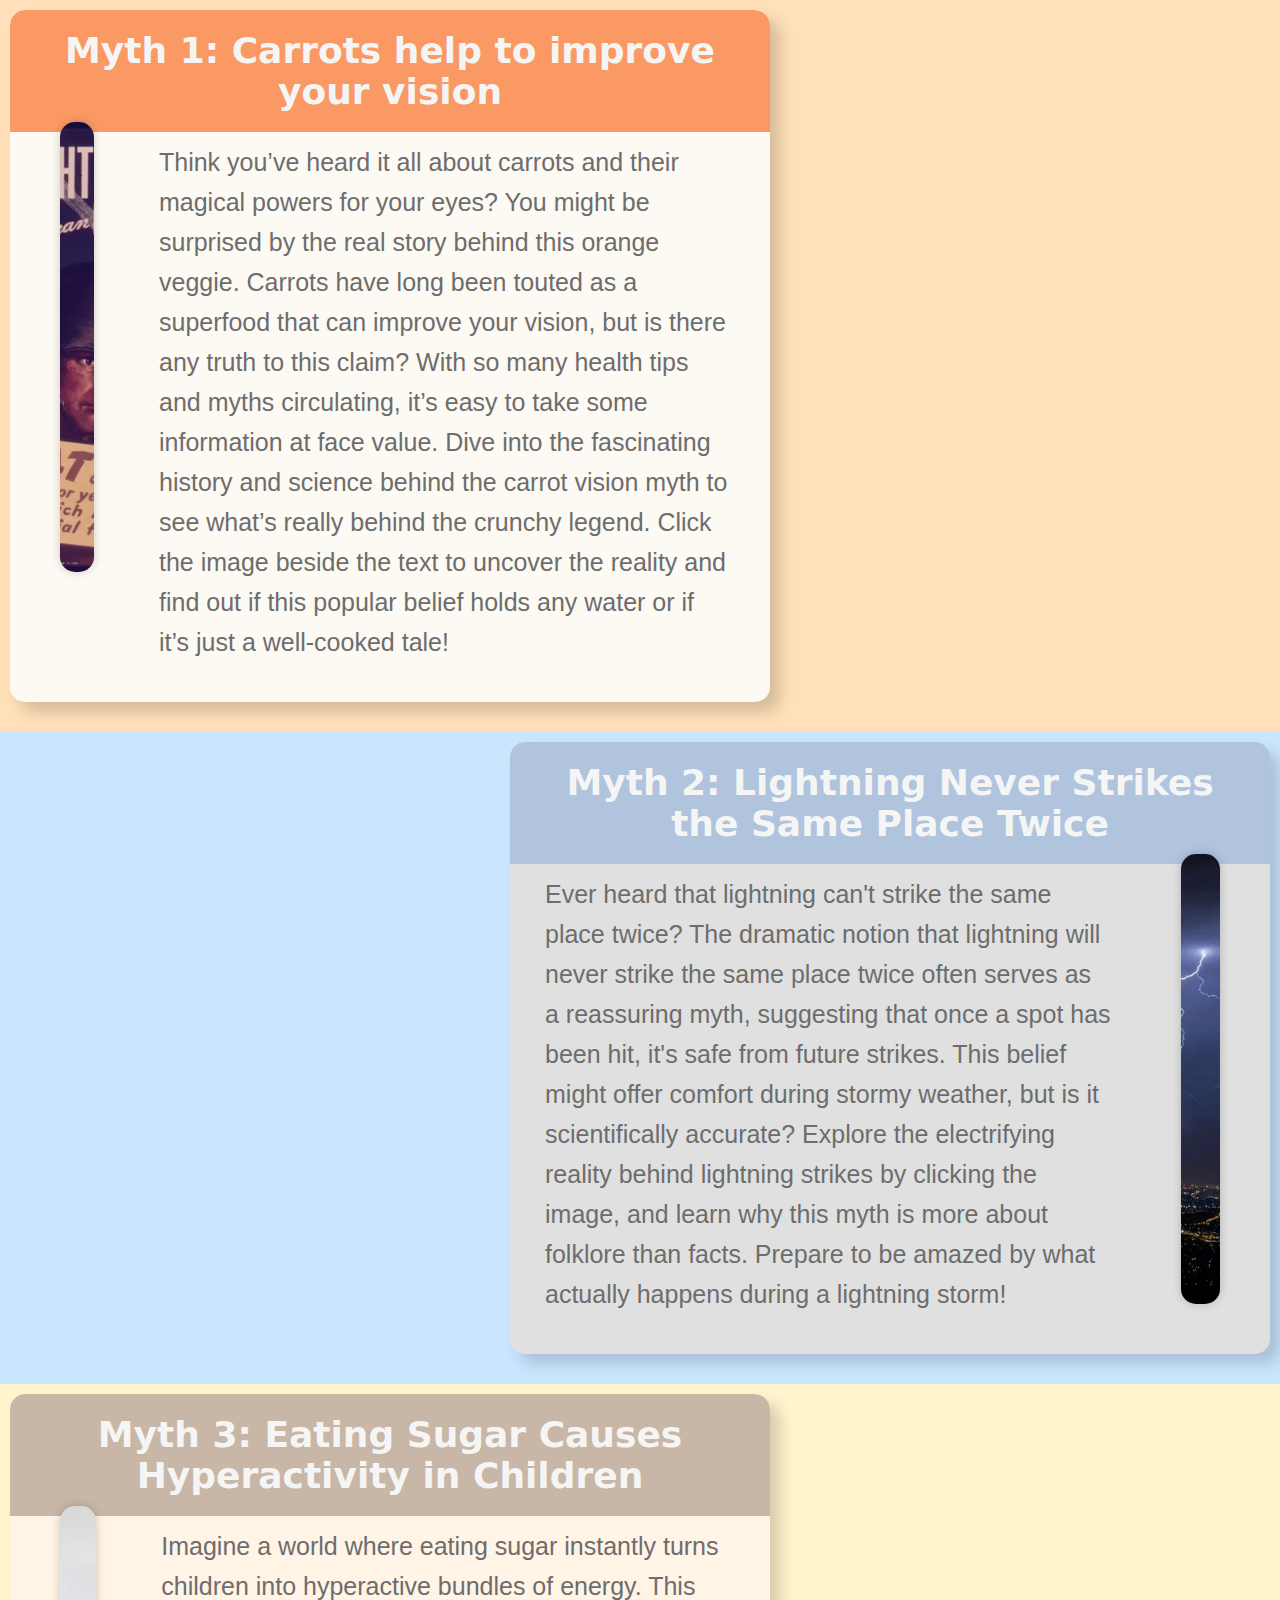
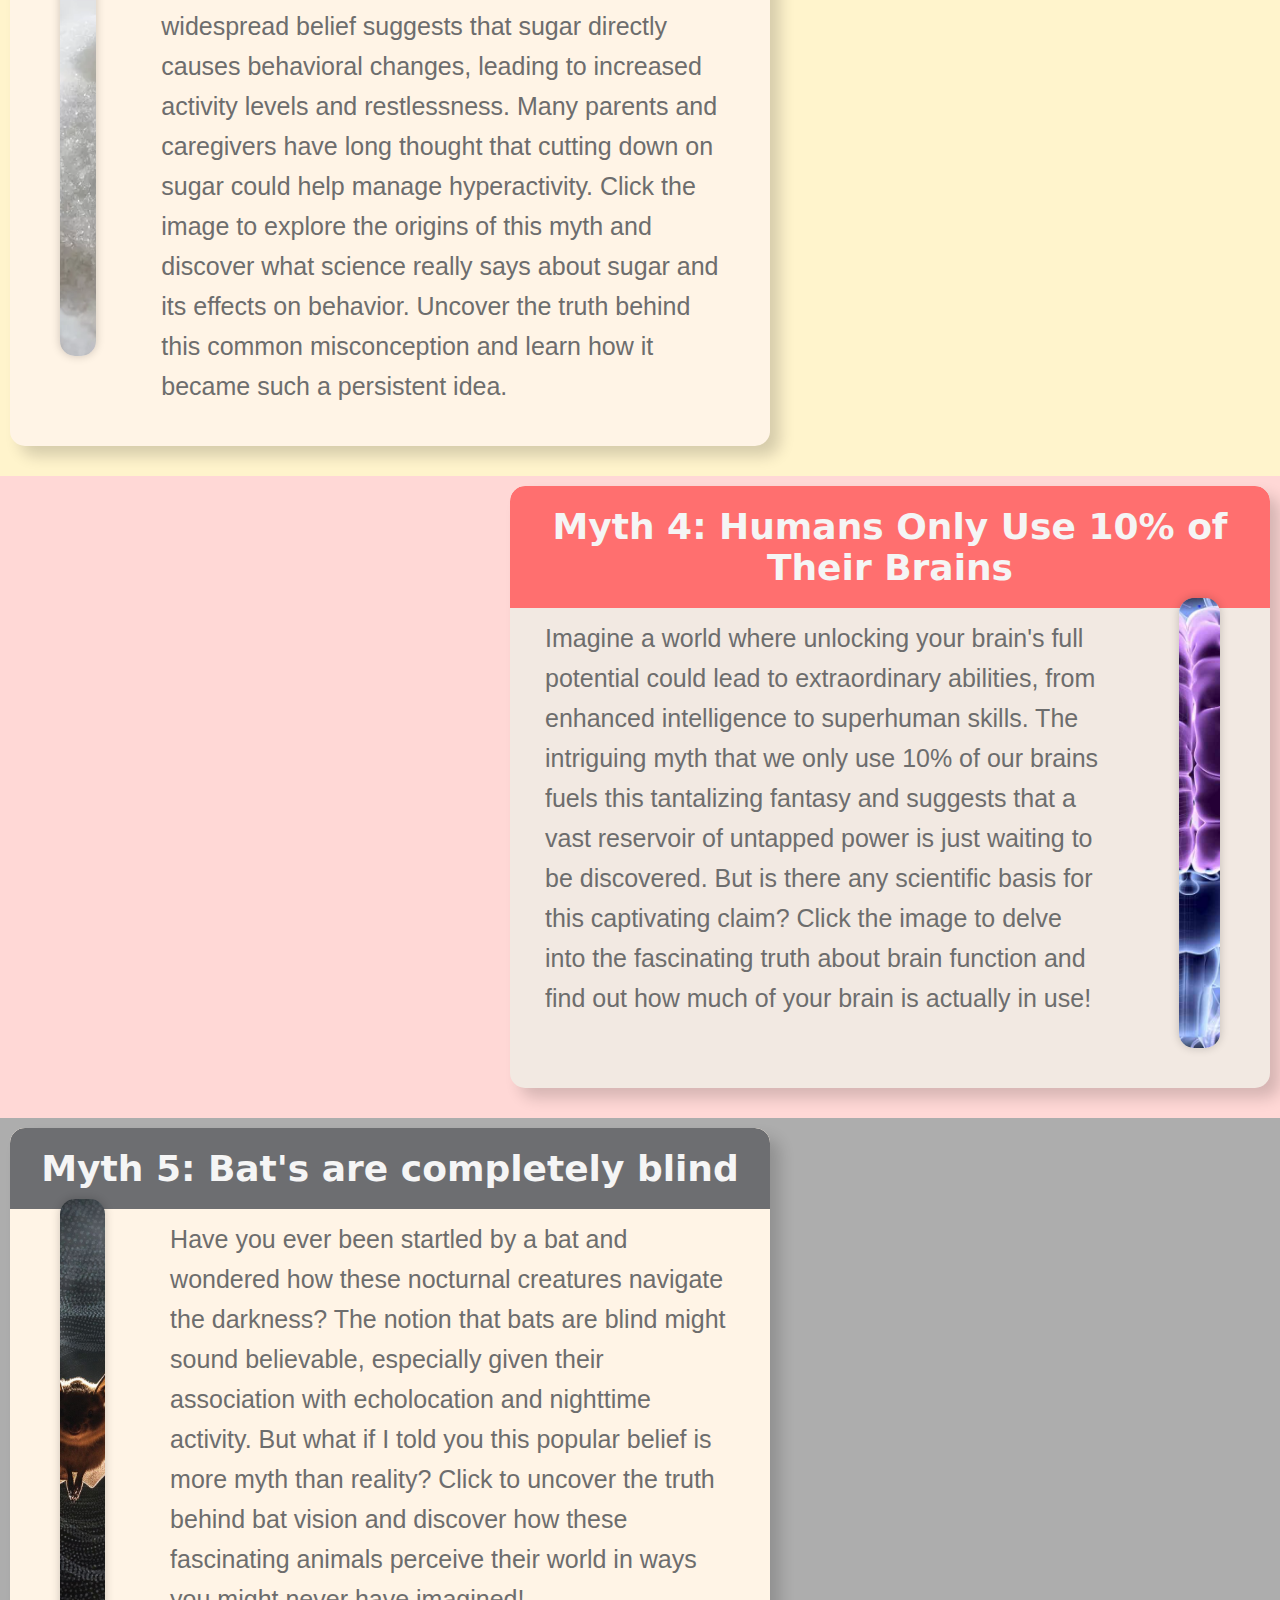
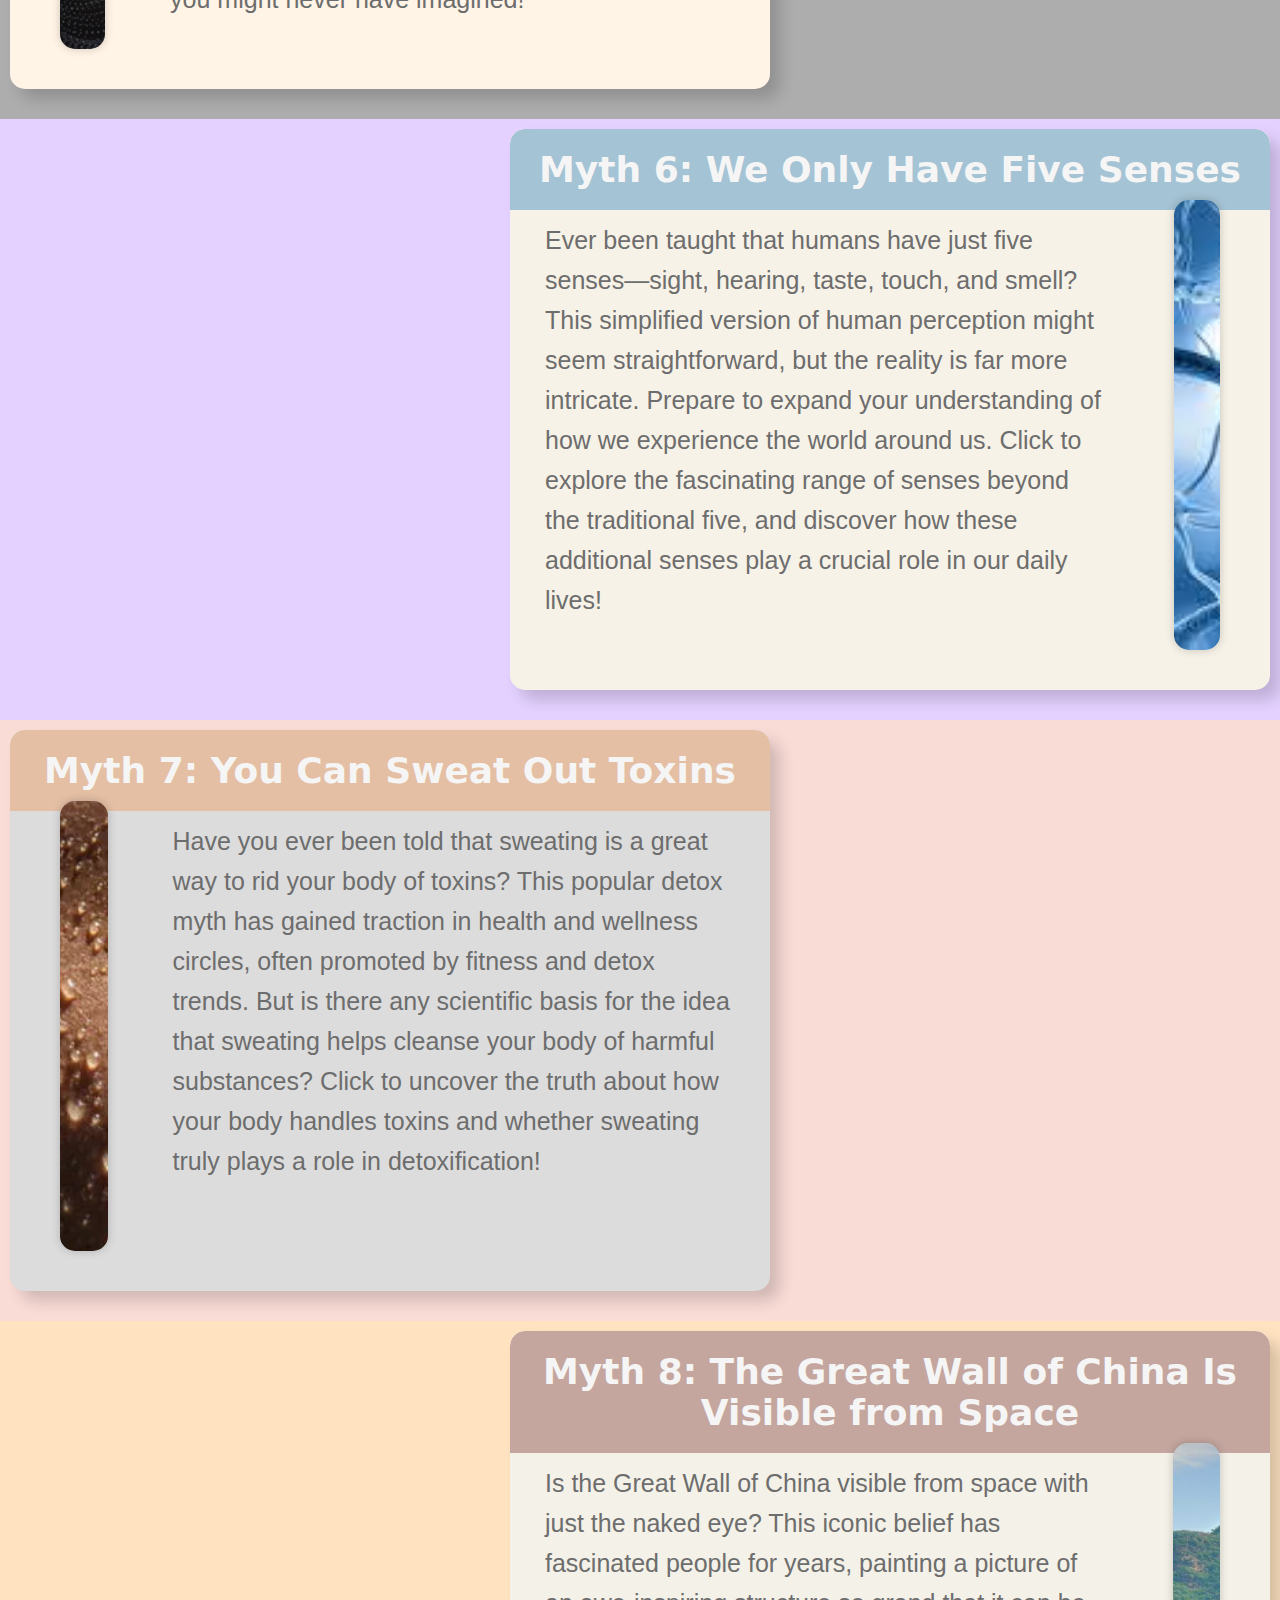
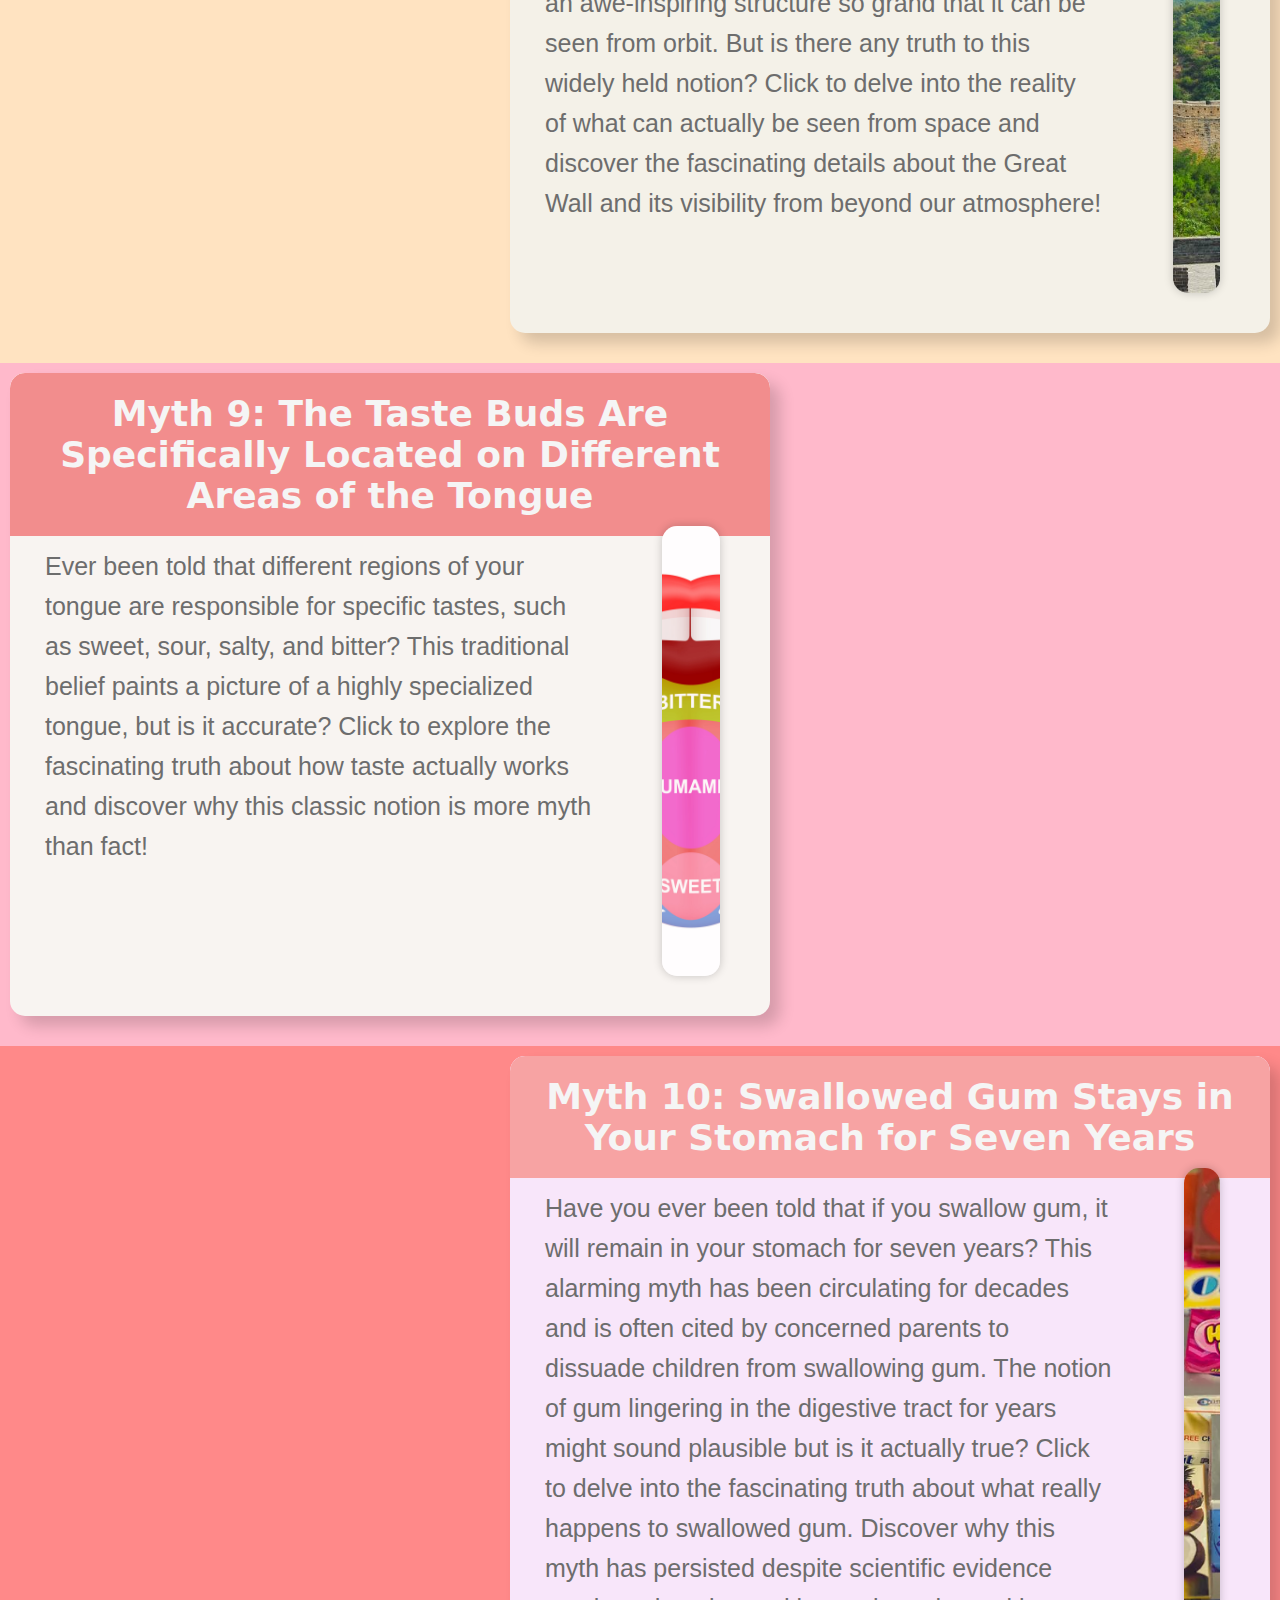
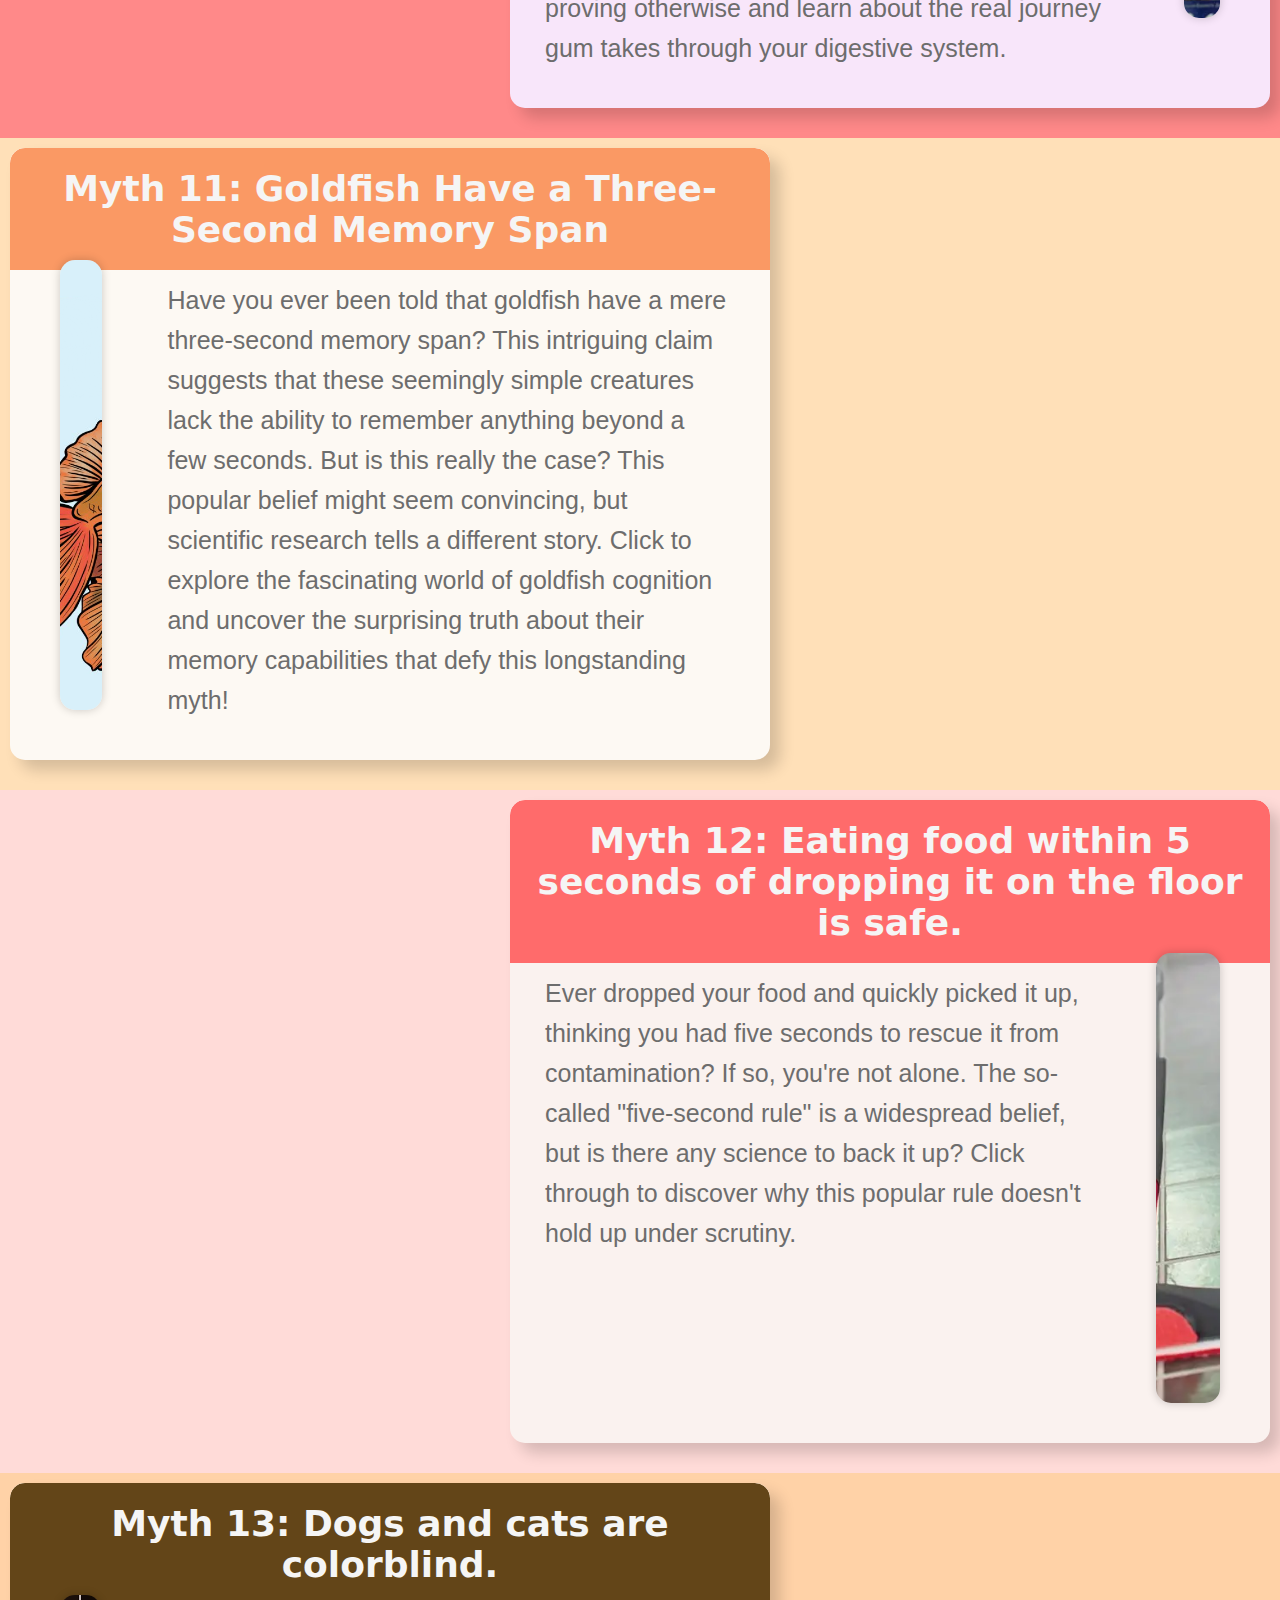
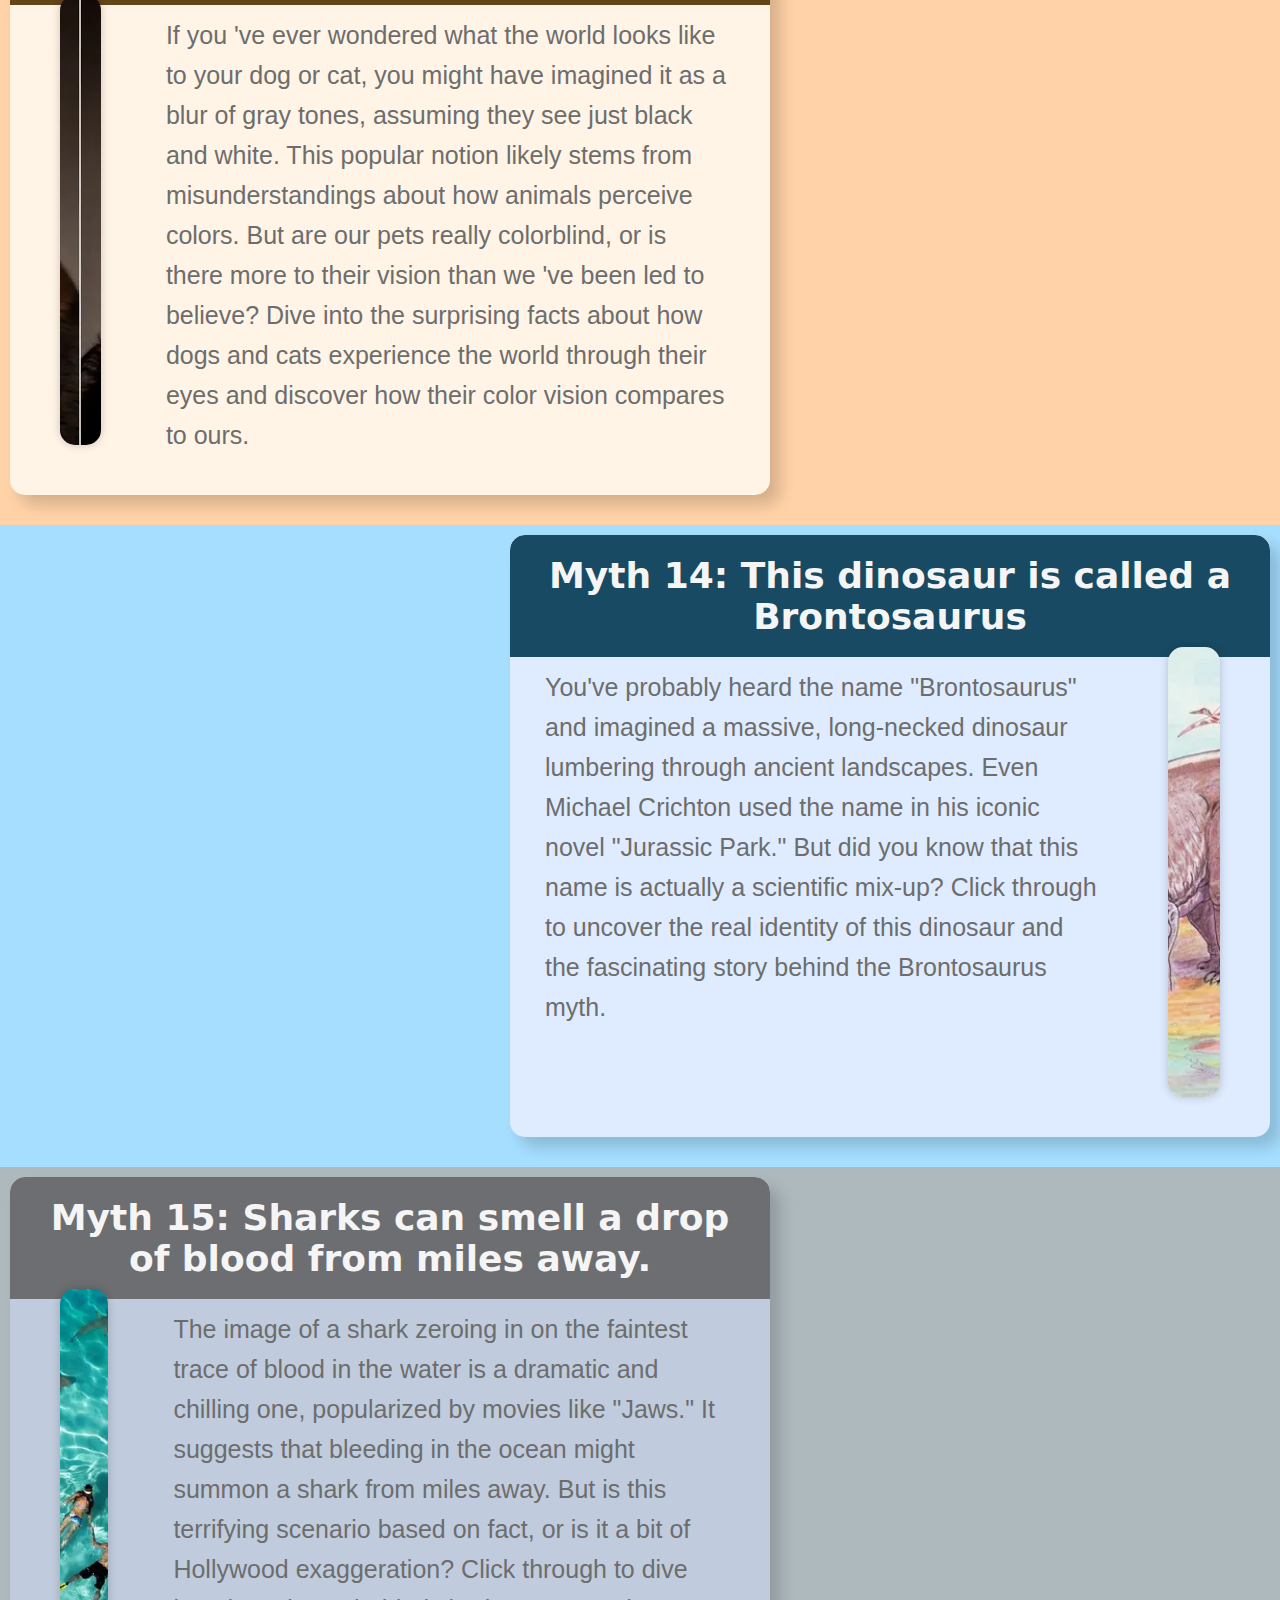
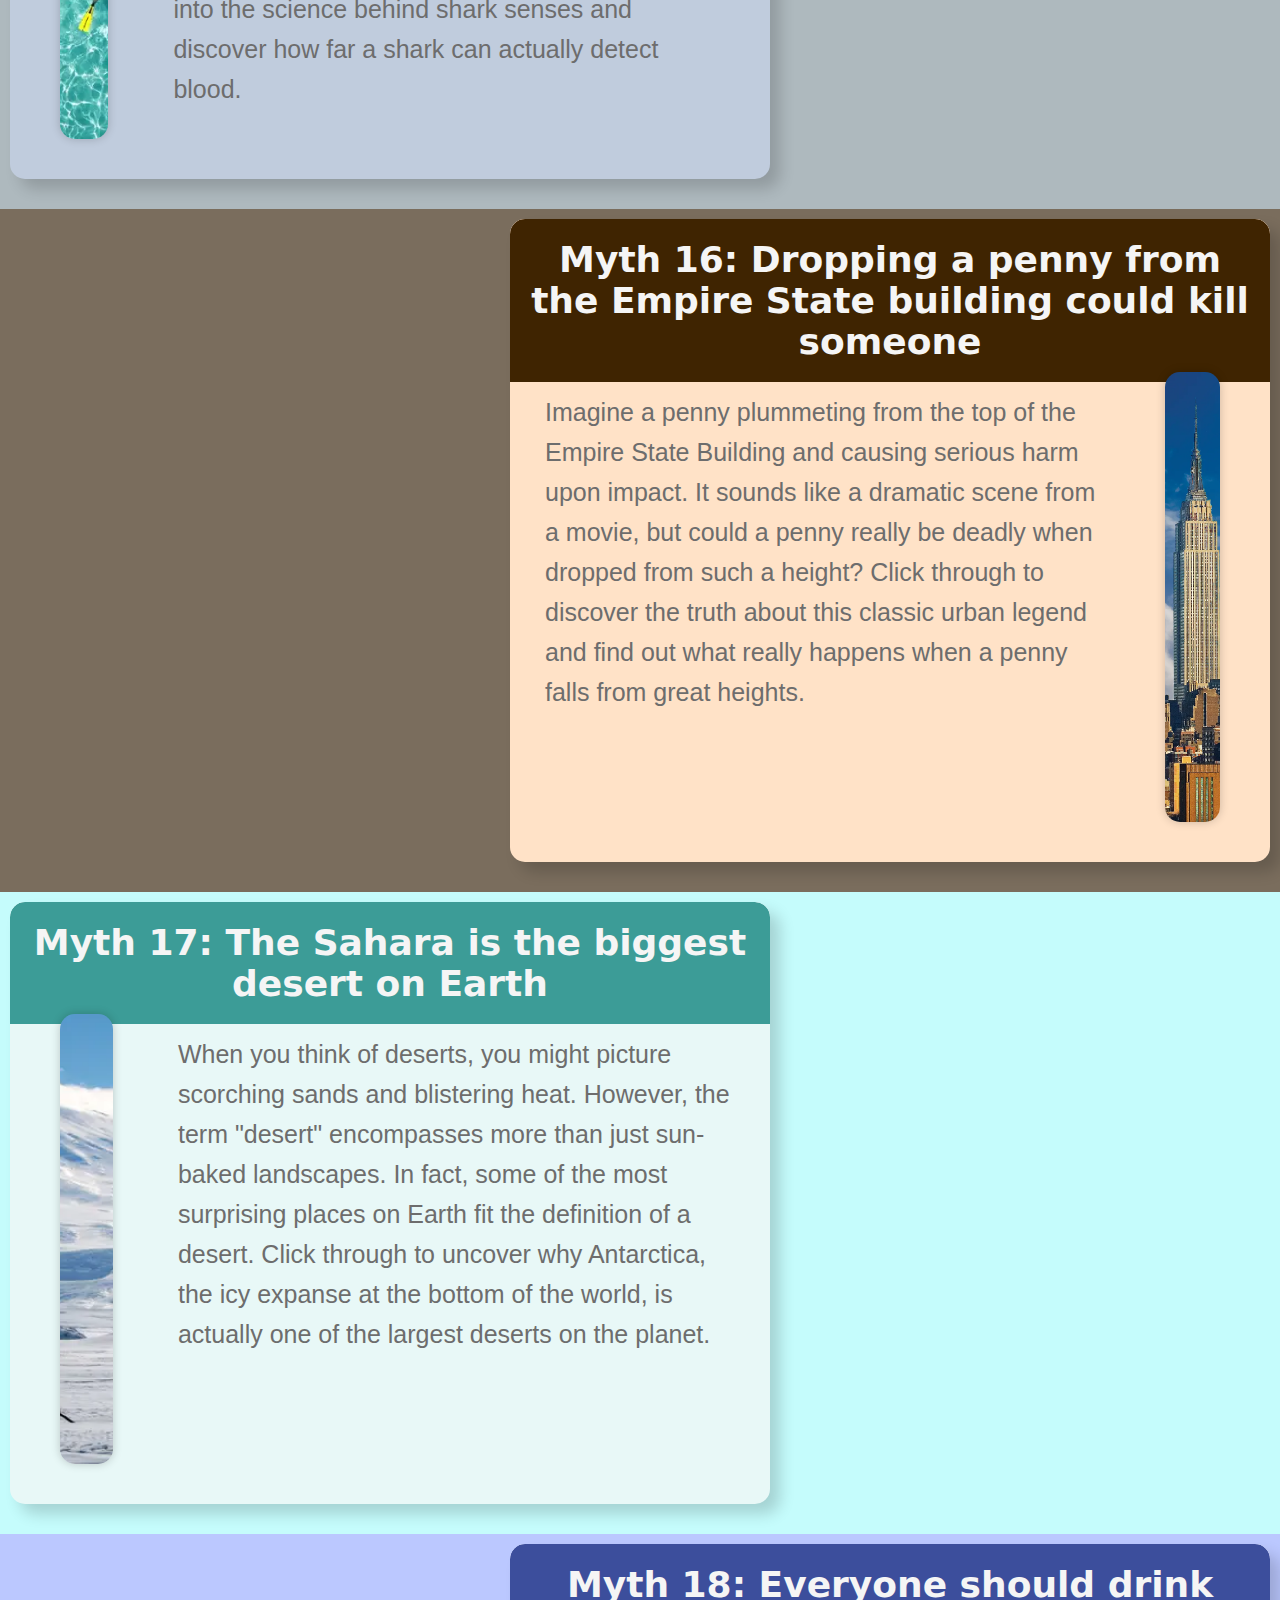
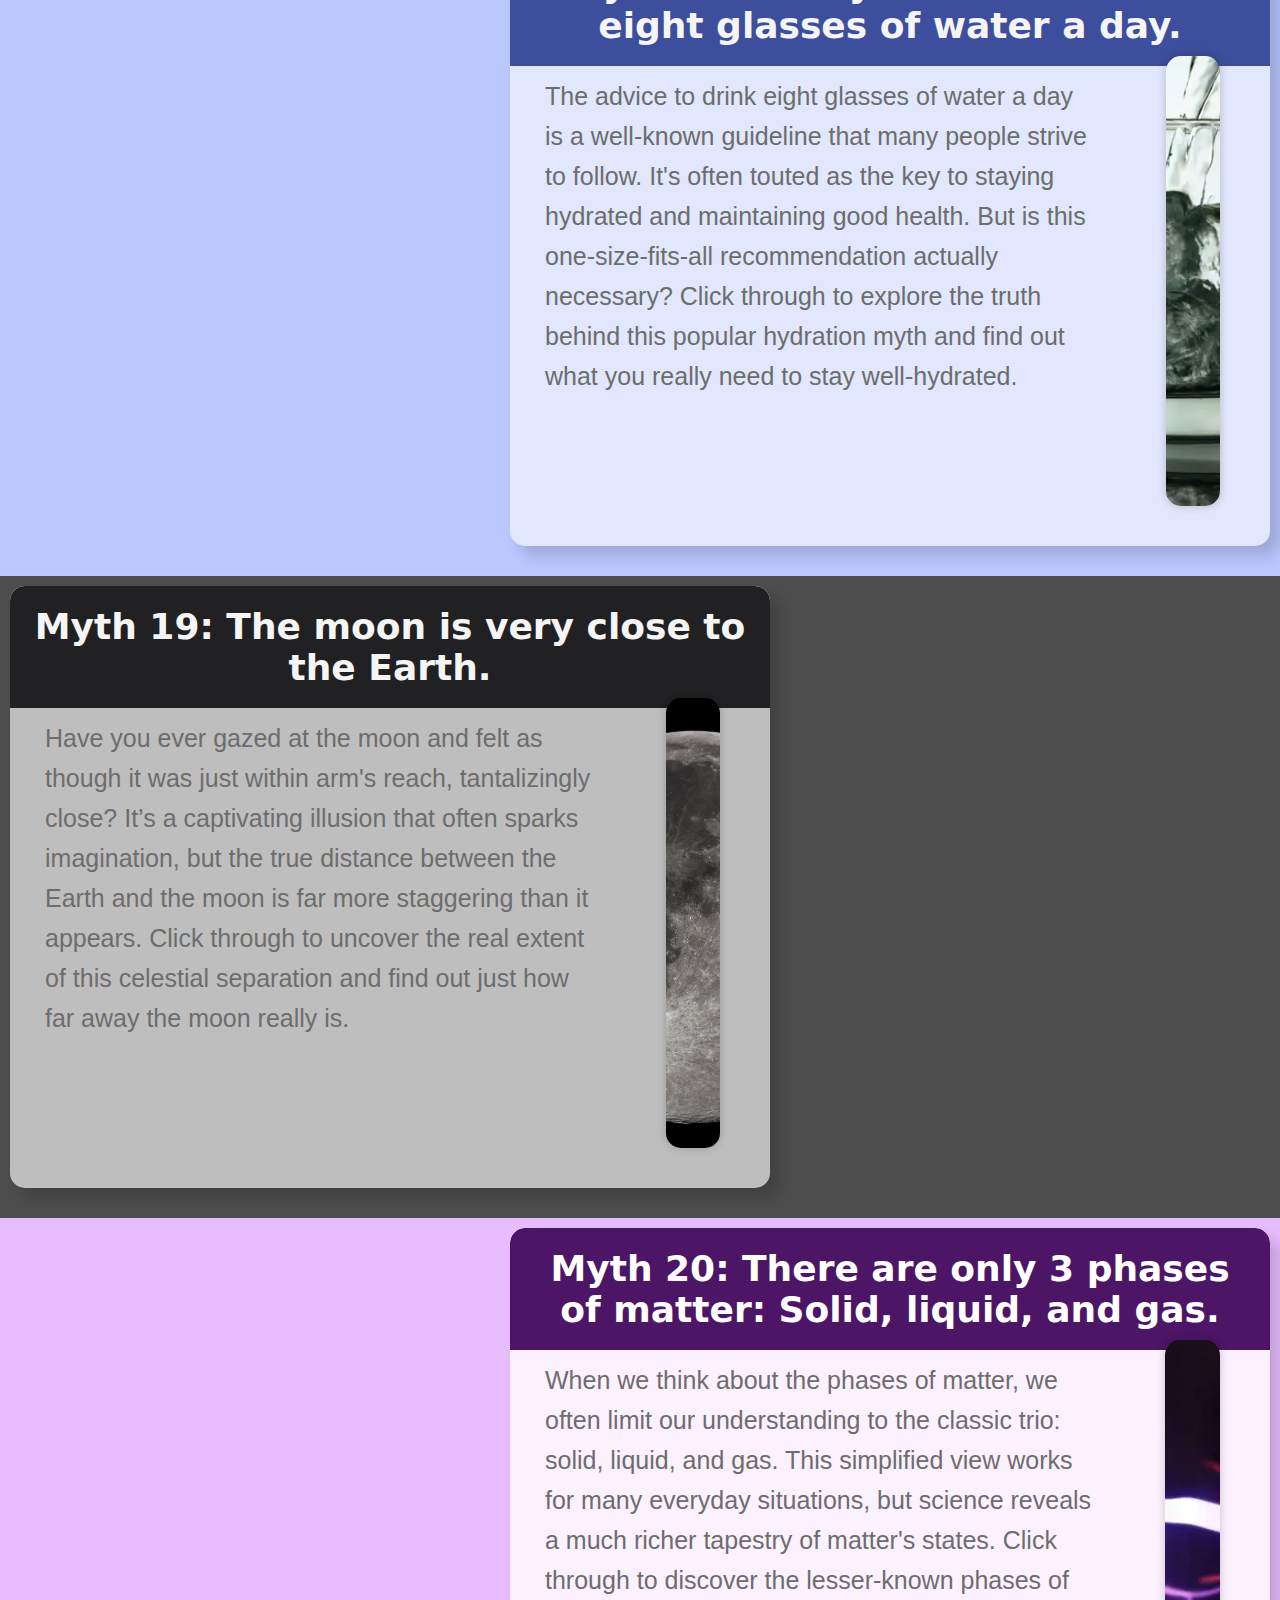
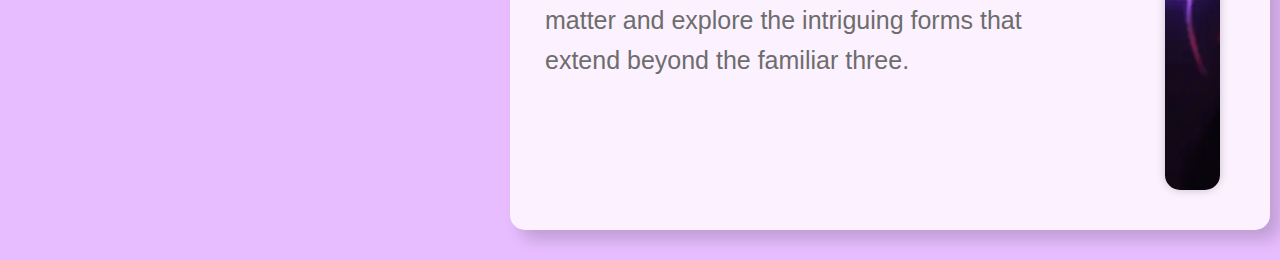
<file: index.html>
<!DOCTYPE html>
<html lang="en">
<head>
    <meta charset="UTF-8">
    <meta name="viewport" content="width=device-width, initial-scale=1.0">
    <title>MythBusters</title>
    <style>
        /* Your existing styles */
        /* Add any additional styles as needed */
        body {
            margin: 0;
            font-family: 'Raleway', sans-serif;
        }

        .container {
            display: flex;
            justify-content: center;
            padding: 10px 10px 30px 10px;
            background-color: #ffe0b8;
            margin-top: 0;
        }

        .container2 {
            display: flex;
            justify-content: center;
            padding: 10px 10px 30px 10px;
            background-color: #cae6ff;
            margin-top: 0;
        }

        .container3 {
            display: flex;
            justify-content: center;
            padding: 10px 10px 30px 10px;
            background-color: #fff4cc;
            margin-top: 0;
        }

        .container4 {
            display: flex;
            justify-content: center;
            padding: 10px 10px 30px 10px;
            background-color: #ffd8d6;
            margin-top: 0;
        }

        .container5 {
            display: flex;
            justify-content: center;
            padding: 10px 10px 30px 10px;
            background-color: #adadad;
            margin-top: 0;
        }

        .container6 {
            display: flex;
            justify-content: center;
            padding: 10px 10px 30px 10px;
            background-color: #e4d1ff;
            margin-top: 0;
        }

        .container7 {
            display: flex;
            justify-content: center;
            padding: 10px 10px 30px 10px;
            background-color: #fadcd7;
            margin-top: 0;
        }

        .container8 {
            display: flex;
            justify-content: center;
            padding: 10px 10px 30px 10px;
            background-color: #ffe3c1;
            margin-top: 0;
        }

        .container9 {
            display: flex;
            justify-content: center;
            padding: 10px 10px 30px 10px;
            background-color: #ffb9cb;
            margin-top: 0;
        }

        .container10 {
            display: flex;
            justify-content: center;
            padding: 10px 10px 30px 10px;
            background-color: #ff8989;
            margin-top: 0;
        }

        .container11 {
            display: flex;
            justify-content: center;
            padding: 10px 10px 30px 10px;
            background-color: #ffc889;
            margin-top: 0;
        }

        .container12 {
            display: flex;
            justify-content: center;
            padding: 10px 10px 30px 10px;
            background-color: #ffdbd8;
            margin-top: 0;
        }

        
        .container13 {
            display: flex;
            justify-content: center;
            padding: 10px 10px 30px 10px;
            background-color: #ffd2a7;
            margin-top: 0;
        }

        .container14 {
            display: flex;
            justify-content: center;
            padding: 10px 10px 30px 10px;
            background-color: #a5deff;
            margin-top: 0;
        }

        .container15 {
            display: flex;
            justify-content: center;
            padding: 10px 10px 30px 10px;
            background-color: #aeb9be;
            margin-top: 0;
        }

        .container16 {
            display: flex;
            justify-content: center;
            padding: 10px 10px 30px 10px;
            background-color: #7a6d5d;
            margin-top: 0;
        }

        .container17 {
            display: flex;
            justify-content: center;
            padding: 10px 10px 30px 10px;
            background-color: #c5fcfc;
            margin-top: 0;
        }

        .container18 {
            display: flex;
            justify-content: center;
            padding: 10px 10px 30px 10px;
            background-color: #bbc8ff;
            margin-top: 0;
        }

        .container19 {
            display: flex;
            justify-content: center;
            padding: 10px 10px 30px 10px;
            background-color: #4d4d4d;
            margin-top: 0;
        }

        .container20 {
            display: flex;
            justify-content: center;
            padding: 10px 10px 30px 10px;
            background-color: #e7bdff;
            margin-top: 0;
        }

        .box-container {
            display: flex;
            flex-direction: column;
            width: 1200px; /* Adjust the width as needed */
            background-color: #FDF9F3; /* Light orange color */
            border-radius: 15px;
            overflow: hidden;
            box-shadow: 0px 0px 10px rgba(0, 0, 0, 0.2);
            padding: 20px;
            margin-right: 500px; /* Shift the box to the right */
            box-shadow: 10px 10px 15px rgba(0, 0, 0, 0.164);
            transition: box-shadow 0.13s ease;
        }

        .box-container2 {
            display: flex;
            flex-direction: column;
            width: 1200px; /* Adjust the width as needed */
            background-color: #E0E0E0; /* Light orange color */
            border-radius: 15px;
            overflow: hidden;
            box-shadow: 0px 0px 10px rgba(0, 0, 0, 0.2);
            padding: 20px;
            margin-left: 500px; /* Shift the box to the right */
            box-shadow: 10px 10px 15px rgba(0, 0, 0, 0.164);
            transition: box-shadow 0.13s ease;
        }

        .box-container3 {
            display: flex;
            flex-direction: column;
            width: 1200px; /* Adjust the width as needed */
            background-color: #fff4e6; /* Light orange color */
            border-radius: 15px;
            overflow: hidden;
            box-shadow: 0px 0px 10px rgba(0, 0, 0, 0.2);
            padding: 20px;
            margin-right: 500px; /* Shift the box to the right */
            box-shadow: 10px 10px 15px rgba(0, 0, 0, 0.164);
            transition: box-shadow 0.13s ease;
        }

        .box-container4 {
            display: flex;
            flex-direction: column;
            width: 1200px; /* Adjust the width as needed */
            background-color: #f2e9e2; /* Light orange color */
            border-radius: 15px;
            overflow: hidden;
            box-shadow: 0px 0px 10px rgba(0, 0, 0, 0.2);
            padding: 20px;
            margin-left: 500px; /* Shift the box to the right */
            box-shadow: 10px 10px 15px rgba(0, 0, 0, 0.164);
            transition: box-shadow 0.13s ease;
        }

        .box-container5 {
            display: flex;
            flex-direction: column;
            width: 1200px; /* Adjust the width as needed */
            background-color: #f2e9e2; /* Light orange color */
            border-radius: 15px;
            overflow: hidden;
            box-shadow: 0px 0px 10px rgba(0, 0, 0, 0.2);
            padding: 20px;
            margin-right: 500px; /* Shift the box to the right */
            box-shadow: 10px 10px 15px rgba(0, 0, 0, 0.164);
            transition: box-shadow 0.13s ease;
        }

        .box-container6 {
            display: flex;
            flex-direction: column;
            width: 1200px; /* Adjust the width as needed */
            background-color: #F7F2E7; /* Light orange color */
            border-radius: 15px;
            overflow: hidden;
            box-shadow: 0px 0px 10px rgba(0, 0, 0, 0.2);
            padding: 20px;
            margin-left: 500px; /* Shift the box to the right */
            box-shadow: 10px 10px 15px rgba(0, 0, 0, 0.164);
            transition: box-shadow 0.13s ease;
        }

        .box-container7 {
            display: flex;
            flex-direction: column;
            width: 1200px; /* Adjust the width as needed */
            background-color: #DCDCDC; /* Light orange color */
            border-radius: 15px;
            overflow: hidden;
            box-shadow: 0px 0px 10px rgba(0, 0, 0, 0.2);
            padding: 20px;
            margin-right: 500px; /* Shift the box to the right */
            box-shadow: 10px 10px 15px rgba(0, 0, 0, 0.164);
            transition: box-shadow 0.13s ease;
        }

        .box-container8 {
            display: flex;
            flex-direction: column;
            width: 1200px; /* Adjust the width as needed */
            background-color: #F4F1E8; /* Light orange color */
            border-radius: 15px;
            overflow: hidden;
            box-shadow: 0px 0px 10px rgba(0, 0, 0, 0.2);
            padding: 20px;
            margin-left: 500px; /* Shift the box to the right */
            box-shadow: 10px 10px 15px rgba(0, 0, 0, 0.164);
            transition: box-shadow 0.13s ease;
        }

        .box-container9 {
            display: flex;
            flex-direction: column;
            width: 1200px; /* Adjust the width as needed */
            background-color: #F8F4F1; /* Light orange color */
            border-radius: 15px;
            overflow: hidden;
            box-shadow: 0px 0px 10px rgba(0, 0, 0, 0.2);
            padding: 20px;
            margin-right: 500px; /* Shift the box to the right */
            box-shadow: 10px 10px 15px rgba(0, 0, 0, 0.164);
            transition: box-shadow 0.13s ease;
        }

        .box-container10 {
            display: flex;
            flex-direction: column;
            width: 1200px; /* Adjust the width as needed */
            background-color: #f8e6fa; /* Light orange color */
            border-radius: 15px;
            overflow: hidden;
            box-shadow: 0px 0px 10px rgba(0, 0, 0, 0.2);
            padding: 20px;
            margin-left: 500px; /* Shift the box to the right */
            box-shadow: 10px 10px 15px rgba(0, 0, 0, 0.164);
            transition: box-shadow 0.13s ease;
        }

        .box-container11 {
            display: flex;
            flex-direction: column;
            width: 1200px; /* Adjust the width as needed */
            background-color: #fce8da; /* Light orange color */
            border-radius: 15px;
            overflow: hidden;
            box-shadow: 0px 0px 10px rgba(0, 0, 0, 0.2);
            padding: 20px;
            margin-right: 500px; /* Shift the box to the right */
            box-shadow: 10px 10px 15px rgba(0, 0, 0, 0.164);
            transition: box-shadow 0.13s ease;
        }

        .box-container12 {
            display: flex;
            flex-direction: column;
            width: 1200px; /* Adjust the width as needed */
            background-color: #faf2ef; /* Light orange color */
            border-radius: 15px;
            overflow: hidden;
            box-shadow: 0px 0px 10px rgba(0, 0, 0, 0.2);
            padding: 20px;
            margin-left: 500px; /* Shift the box to the right */
            box-shadow: 10px 10px 15px rgba(0, 0, 0, 0.164);
            transition: box-shadow 0.13s ease;
        }

        .box-container13 {
            display: flex;
            flex-direction: column;
            width: 1200px; /* Adjust the width as needed */
            background-color: #ffecdf; /* Light orange color */
            border-radius: 15px;
            overflow: hidden;
            box-shadow: 0px 0px 10px rgba(0, 0, 0, 0.2);
            padding: 20px;
            margin-right: 500px; /* Shift the box to the right */
            box-shadow: 10px 10px 15px rgba(0, 0, 0, 0.164);
            transition: box-shadow 0.13s ease;
        }

        .box-container14 {
            display: flex;
            flex-direction: column;
            width: 1200px; /* Adjust the width as needed */
            background-color: #dfecff; /* Light orange color */
            border-radius: 15px;
            overflow: hidden;
            box-shadow: 0px 0px 10px rgba(0, 0, 0, 0.2);
            padding: 20px;
            margin-left: 500px; /* Shift the box to the right */
            box-shadow: 10px 10px 15px rgba(0, 0, 0, 0.164);
            transition: box-shadow 0.13s ease;
        }

        .box-container15 {
            display: flex;
            flex-direction: column;
            width: 1200px; /* Adjust the width as needed */
            background-color: #c0ccdd; /* Light orange color */
            border-radius: 15px;
            overflow: hidden;
            box-shadow: 0px 0px 10px rgba(0, 0, 0, 0.2);
            padding: 20px;
            margin-right: 500px; /* Shift the box to the right */
            box-shadow: 10px 10px 15px rgba(0, 0, 0, 0.164);
            transition: box-shadow 0.13s ease;
        }

        .box-container16 {
            display: flex;
            flex-direction: column;
            width: 1200px; /* Adjust the width as needed */
            background-color: #ffe2c7; /* Light orange color */
            border-radius: 15px;
            overflow: hidden;
            box-shadow: 0px 0px 10px rgba(0, 0, 0, 0.2);
            padding: 20px;
            margin-left: 500px; /* Shift the box to the right */
            box-shadow: 10px 10px 15px rgba(0, 0, 0, 0.164);
            transition: box-shadow 0.13s ease;
        }

        .box-container17 {
            display: flex;
            flex-direction: column;
            width: 1200px; /* Adjust the width as needed */
            background-color: #e8f8f7; /* Light orange color */
            border-radius: 15px;
            overflow: hidden;
            box-shadow: 0px 0px 10px rgba(0, 0, 0, 0.2);
            padding: 20px;
            margin-right: 500px; /* Shift the box to the right */
            box-shadow: 10px 10px 15px rgba(0, 0, 0, 0.164);
            transition: box-shadow 0.13s ease;
        }

        .box-container18 {
            display: flex;
            flex-direction: column;
            width: 1200px; /* Adjust the width as needed */
            background-color: #e1e7fc; /* Light orange color */
            border-radius: 15px;
            overflow: hidden;
            box-shadow: 0px 0px 10px rgba(0, 0, 0, 0.2);
            padding: 20px;
            margin-left: 500px; /* Shift the box to the right */
            box-shadow: 10px 10px 15px rgba(0, 0, 0, 0.164);
            transition: box-shadow 0.13s ease;
        }

        .box-container19 {
            display: flex;
            flex-direction: column;
            width: 1200px; /* Adjust the width as needed */
            background-color: #bebebe; /* Light orange color */
            border-radius: 15px;
            overflow: hidden;
            box-shadow: 0px 0px 10px rgba(0, 0, 0, 0.2);
            padding: 20px;
            margin-right: 500px; /* Shift the box to the right */
            box-shadow: 10px 10px 15px rgba(0, 0, 0, 0.164);
            transition: box-shadow 0.13s ease;
        }

        .box-container20 {
            display: flex;
            flex-direction: column;
            width: 1200px; /* Adjust the width as needed */
            background-color: #fcf1ff; /* Light orange color */
            border-radius: 15px;
            overflow: hidden;
            box-shadow: 0px 0px 10px rgba(0, 0, 0, 0.2);
            padding: 20px;
            margin-left: 500px; /* Shift the box to the right */
            box-shadow: 10px 10px 15px rgba(0, 0, 0, 0.164);
            transition: box-shadow 0.13s ease;
        }

        .box-container:hover {
            box-shadow: 10px 10px 15px rgba(0, 0, 0, 0.3);
        }
        .box-container2:hover {
            box-shadow: 10px 10px 15px rgba(0, 0, 0, 0.3);
        }
        .box-container3:hover {
            box-shadow: 10px 10px 15px rgba(0, 0, 0, 0.3);
        }

        .box-container4:hover {
            box-shadow: 10px 10px 15px rgba(0, 0, 0, 0.3);
        }

        .box-container5:hover {
            box-shadow: 10px 10px 15px rgba(0, 0, 0, 0.3);
        }

        .box-container6:hover {
            box-shadow: 10px 10px 15px rgba(0, 0, 0, 0.3);
        }

        .box-container7:hover {
            box-shadow: 10px 10px 15px rgba(0, 0, 0, 0.3);
        }

        .box-container8:hover {
            box-shadow: 10px 10px 15px rgba(0, 0, 0, 0.3);
        }

        .box-container9:hover {
            box-shadow: 10px 10px 15px rgba(0, 0, 0, 0.3);
        }

        .box-container10:hover {
            box-shadow: 10px 10px 15px rgba(0, 0, 0, 0.3);
        }

        .box-container11:hover {
            box-shadow: 10px 10px 15px rgba(0, 0, 0, 0.3);
        }

        .box-container12:hover {
            box-shadow: 10px 10px 15px rgba(0, 0, 0, 0.3);
        }

        .box-container13:hover {
            box-shadow: 10px 10px 15px rgba(0, 0, 0, 0.3);
        }

        .box-container14:hover {
            box-shadow: 10px 10px 15px rgba(0, 0, 0, 0.3);
        }

        .box-container15:hover {
            box-shadow: 10px 10px 15px rgba(0, 0, 0, 0.3);
        }

        .box-container16:hover {
            box-shadow: 10px 10px 15px rgba(0, 0, 0, 0.3);
        }

        .box-container17:hover {
            box-shadow: 10px 10px 15px rgba(0, 0, 0, 0.3);
        }

        .box-container18:hover {
            box-shadow: 10px 10px 15px rgba(0, 0, 0, 0.3);
        }

        .box-container19:hover {
            box-shadow: 10px 10px 15px rgba(0, 0, 0, 0.3);
        }

        .box-container20:hover {
            box-shadow: 10px 10px 15px rgba(0, 0, 0, 0.3);
        }

        .title-container {
            font-family: system-ui, -apple-system, BlinkMacSystemFont, 'Segoe UI', Roboto, Oxygen, Ubuntu, Cantarell, 'Open Sans', 'Helvetica Neue', sans-serif;
            background-color:  #fa9964; /* Dark orange color */
            padding: 20px;
            border-radius: 15px 15px 0 0; /* Rounded top corners */
            color: #F5F5F5;
            text-align: center;
            font-size: 36px;
            font-weight: bold;
            margin: -20px -20px -20px -20px; /* Adjust to fit inside the box */
        }

        .title-container2 {
            font-family: system-ui, -apple-system, BlinkMacSystemFont, 'Segoe UI', Roboto, Oxygen, Ubuntu, Cantarell, 'Open Sans', 'Helvetica Neue', sans-serif;
            background-color:  #B0C4DE; /* Dark orange color */
            padding: 20px;
            border-radius: 15px 15px 0 0; /* Rounded top corners */
            color: #F5F5F5;
            text-align: center;
            font-size: 36px;
            font-weight: bold;
            margin: -20px -20px -20px -20px; /* Adjust to fit inside the box */
        }

        .title-container3 {
            font-family: system-ui, -apple-system, BlinkMacSystemFont, 'Segoe UI', Roboto, Oxygen, Ubuntu, Cantarell, 'Open Sans', 'Helvetica Neue', sans-serif;
            background-color:  #c8b7a6; /* Dark orange color */
            padding: 20px;
            border-radius: 15px 15px 0 0; /* Rounded top corners */
            color: #F5F5F5;
            text-align: center;
            font-size: 36px;
            font-weight: bold;
            margin: -20px -20px -20px -20px; /* Adjust to fit inside the box */
        }

        .title-container4 {
            font-family: system-ui, -apple-system, BlinkMacSystemFont, 'Segoe UI', Roboto, Oxygen, Ubuntu, Cantarell, 'Open Sans', 'Helvetica Neue', sans-serif;
            background-color:  #FF6F6F; /* Dark orange color */
            padding: 20px;
            border-radius: 15px 15px 0 0; /* Rounded top corners */
            color: #F5F5F5;
            text-align: center;
            font-size: 36px;
            font-weight: bold;
            margin: -20px -20px -20px -20px; /* Adjust to fit inside the box */
        }

        .title-container5 {
            font-family: system-ui, -apple-system, BlinkMacSystemFont, 'Segoe UI', Roboto, Oxygen, Ubuntu, Cantarell, 'Open Sans', 'Helvetica Neue', sans-serif;
            background-color:  #6D6E71; /* Dark orange color */
            padding: 20px;
            border-radius: 15px 15px 0 0; /* Rounded top corners */
            color: #F5F5F5;
            text-align: center;
            font-size: 36px;
            font-weight: bold;
            margin: -20px -20px -20px -20px; /* Adjust to fit inside the box */
        }

        .title-container6 {
            font-family: system-ui, -apple-system, BlinkMacSystemFont, 'Segoe UI', Roboto, Oxygen, Ubuntu, Cantarell, 'Open Sans', 'Helvetica Neue', sans-serif;
            background-color:  #A4C3D4; /* Dark orange color */
            padding: 20px;
            border-radius: 15px 15px 0 0; /* Rounded top corners */
            color: #F5F5F5;
            text-align: center;
            font-size: 36px;
            font-weight: bold;
            margin: -20px -20px -20px -20px; /* Adjust to fit inside the box */
        }

        .title-container7 {
            font-family: system-ui, -apple-system, BlinkMacSystemFont, 'Segoe UI', Roboto, Oxygen, Ubuntu, Cantarell, 'Open Sans', 'Helvetica Neue', sans-serif;
            background-color:  #E4BFA4; /* Dark orange color */
            padding: 20px;
            border-radius: 15px 15px 0 0; /* Rounded top corners */
            color: #F5F5F5;
            text-align: center;
            font-size: 36px;
            font-weight: bold;
            margin: -20px -20px -20px -20px; /* Adjust to fit inside the box */
        }

        .title-container8 {
            font-family: system-ui, -apple-system, BlinkMacSystemFont, 'Segoe UI', Roboto, Oxygen, Ubuntu, Cantarell, 'Open Sans', 'Helvetica Neue', sans-serif;
            background-color:  #C4A69F; /* Dark orange color */
            padding: 20px;
            border-radius: 15px 15px 0 0; /* Rounded top corners */
            color: #F5F5F5;
            text-align: center;
            font-size: 36px;
            font-weight: bold;
            margin: -20px -20px -20px -20px; /* Adjust to fit inside the box */
        }

        .title-container9 {
            font-family: system-ui, -apple-system, BlinkMacSystemFont, 'Segoe UI', Roboto, Oxygen, Ubuntu, Cantarell, 'Open Sans', 'Helvetica Neue', sans-serif;
            background-color:  #F28D8D; /* Dark orange color */
            padding: 20px;
            border-radius: 15px 15px 0 0; /* Rounded top corners */
            color: #F5F5F5;
            text-align: center;
            font-size: 36px;
            font-weight: bold;
            margin: -20px -20px -20px -20px; /* Adjust to fit inside the box */
        }

        .title-container10 {
            font-family: system-ui, -apple-system, BlinkMacSystemFont, 'Segoe UI', Roboto, Oxygen, Ubuntu, Cantarell, 'Open Sans', 'Helvetica Neue', sans-serif;
            background-color:  #F7A3A3; /* Dark orange color */
            padding: 20px;
            border-radius: 15px 15px 0 0; /* Rounded top corners */
            color: #F5F5F5;
            text-align: center;
            font-size: 36px;
            font-weight: bold;
            margin: -20px -20px -20px -20px; /* Adjust to fit inside the box */
        }

        .title-container11 {
            font-family: system-ui, -apple-system, BlinkMacSystemFont, 'Segoe UI', Roboto, Oxygen, Ubuntu, Cantarell, 'Open Sans', 'Helvetica Neue', sans-serif;
            background-color:  #fcb860; /* Dark orange color */
            padding: 20px;
            border-radius: 15px 15px 0 0; /* Rounded top corners */
            color: #F5F5F5;
            text-align: center;
            font-size: 36px;
            font-weight: bold;
            margin: -20px -20px -20px -20px; /* Adjust to fit inside the box */
        }

        .title-container12 {
            font-family: system-ui, -apple-system, BlinkMacSystemFont, 'Segoe UI', Roboto, Oxygen, Ubuntu, Cantarell, 'Open Sans', 'Helvetica Neue', sans-serif;
            background-color:  #ff6b6b; /* Dark orange color */
            padding: 20px;
            border-radius: 15px 15px 0 0; /* Rounded top corners */
            color: #F5F5F5;
            text-align: center;
            font-size: 36px;
            font-weight: bold;
            margin: -20px -20px -20px -20px; /* Adjust to fit inside the box */
        }

        .title-container13 {
            font-family: system-ui, -apple-system, BlinkMacSystemFont, 'Segoe UI', Roboto, Oxygen, Ubuntu, Cantarell, 'Open Sans', 'Helvetica Neue', sans-serif;
            background-color:  #634518; /* Dark orange color */
            padding: 20px;
            border-radius: 15px 15px 0 0; /* Rounded top corners */
            color: #F5F5F5;
            text-align: center;
            font-size: 36px;
            font-weight: bold;
            margin: -20px -20px -20px -20px; /* Adjust to fit inside the box */
        }

        
        .title-container14 {
            font-family: system-ui, -apple-system, BlinkMacSystemFont, 'Segoe UI', Roboto, Oxygen, Ubuntu, Cantarell, 'Open Sans', 'Helvetica Neue', sans-serif;
            background-color:  #184b63; /* Dark orange color */
            padding: 20px;
            border-radius: 15px 15px 0 0; /* Rounded top corners */
            color: #F5F5F5;
            text-align: center;
            font-size: 36px;
            font-weight: bold;
            margin: -20px -20px -20px -20px; /* Adjust to fit inside the box */
        }

        .title-container15 {
            font-family: system-ui, -apple-system, BlinkMacSystemFont, 'Segoe UI', Roboto, Oxygen, Ubuntu, Cantarell, 'Open Sans', 'Helvetica Neue', sans-serif;
            background-color:  #495257; /* Dark orange color */
            padding: 20px;
            border-radius: 15px 15px 0 0; /* Rounded top corners */
            color: #F5F5F5;
            text-align: center;
            font-size: 36px;
            font-weight: bold;
            margin: -20px -20px -20px -20px; /* Adjust to fit inside the box */
        }

        
        .title-container16 {
            font-family: system-ui, -apple-system, BlinkMacSystemFont, 'Segoe UI', Roboto, Oxygen, Ubuntu, Cantarell, 'Open Sans', 'Helvetica Neue', sans-serif;
            background-color:  #3f2401; /* Dark orange color */
            padding: 20px;
            border-radius: 15px 15px 0 0; /* Rounded top corners */
            color: #F5F5F5;
            text-align: center;
            font-size: 36px;
            font-weight: bold;
            margin: -20px -20px -20px -20px; /* Adjust to fit inside the box */
        }

        .title-container17 {
            font-family: system-ui, -apple-system, BlinkMacSystemFont, 'Segoe UI', Roboto, Oxygen, Ubuntu, Cantarell, 'Open Sans', 'Helvetica Neue', sans-serif;
            background-color:  #3c9c97; /* Dark orange color */
            padding: 20px;
            border-radius: 15px 15px 0 0; /* Rounded top corners */
            color: #F5F5F5;
            text-align: center;
            font-size: 36px;
            font-weight: bold;
            margin: -20px -20px -20px -20px; /* Adjust to fit inside the box */
        }

        .title-container18 {
            font-family: system-ui, -apple-system, BlinkMacSystemFont, 'Segoe UI', Roboto, Oxygen, Ubuntu, Cantarell, 'Open Sans', 'Helvetica Neue', sans-serif;
            background-color:  #3c4e9c; /* Dark orange color */
            padding: 20px;
            border-radius: 15px 15px 0 0; /* Rounded top corners */
            color: #F5F5F5;
            text-align: center;
            font-size: 36px;
            font-weight: bold;
            margin: -20px -20px -20px -20px; /* Adjust to fit inside the box */
        }

        .title-container19 {
            font-family: system-ui, -apple-system, BlinkMacSystemFont, 'Segoe UI', Roboto, Oxygen, Ubuntu, Cantarell, 'Open Sans', 'Helvetica Neue', sans-serif;
            background-color:  #212124; /* Dark orange color */
            padding: 20px;
            border-radius: 15px 15px 0 0; /* Rounded top corners */
            color: #F5F5F5;
            text-align: center;
            font-size: 36px;
            font-weight: bold;
            margin: -20px -20px -20px -20px; /* Adjust to fit inside the box */
        }

        .title-container20 {
            font-family: system-ui, -apple-system, BlinkMacSystemFont, 'Segoe UI', Roboto, Oxygen, Ubuntu, Cantarell, 'Open Sans', 'Helvetica Neue', sans-serif;
            background-color:  #4c1566; /* Dark orange color */
            padding: 20px;
            border-radius: 15px 15px 0 0; /* Rounded top corners */
            color: #ffffff;
            text-align: center;
            font-size: 36px;
            font-weight: bold;
            margin: -20px -20px -20px -20px; /* Adjust to fit inside the box */
        }


        .content-container {
            display: flex;
            gap: 20px;
        }

        .image-container {
            position: relative;
            height: 450px;
            width: 400px;
            cursor: pointer;
            transition: transform 0.3s ease;
            margin-bottom: 20px;
            margin-right: 30px;
            margin-top: 10px;
            margin-left: 30px;
        }

        .image {
            position: relative;
            height: 100%;
            width: 100%;
            border: 10px solid #ffffffab;
            border-radius: 15px;
            border-width: 0px;
            overflow: hidden;
            margin-bottom: 20px; /* Gap below the image */
            box-shadow: 0px 0px 10px rgba(0, 0, 0, 0.2);
        }

        .image img {
            height: 100%;
            width: 100%;
            object-fit: cover;
            transition: transform 0.3s ease, opacity 0.3s ease;
            
        }

        .image:hover img {
            transform: scale(1.1);
            opacity: 0.9;
        }

        .text-container {
            max-width: 700px;
            font-family: Arial, sans-serif;
            margin-top: 10px;
            margin-left: 15px;
            margin-right: 20px;
        }

        .text-container .myth-1 {
            font-size: 25px;
            line-height: 1.6;
            margin-bottom: 20px; /* Gap between the image and text */
            color: #6D6D6D;
            font-family: 'Raleway', sans-serif;
            margin-top: 20px;
        }

        .popup {
            display: none;
            position: fixed;
            top: 0;
            left: 0;
            width: 100%;
            height: 100%;
            background: rgba(0, 0, 0, 0.7); /* Dark overlay background */
            justify-content: center;
            align-items: center;
            z-index: 1000; /* Ensure the overlay is on top */
        }

        .popup-content {
            background-color: #f2e9e1;
            padding: 20px;
            border-radius: 10px;
            width: 700px;
            height: 900px;
            overflow: auto;
            position: relative;
            font-size: 20px;
            line-height: 1.6;
            color: #535353;
            font-family: 'Raleway', sans-serif;
        }

        /* Custom scrollbar styles */
        .popup-content::-webkit-scrollbar {
            width: 0; /* Hide scrollbar */
        }

        .popup-content {
            -ms-overflow-style: none; /* Hide scrollbar in IE and Edge */
            scrollbar-width: none; /* Hide scrollbar in Firefox */
        }

        .popup img {
            width: 100%;
            height: auto;
            margin: 50px 0px 20px 0px;
            border-radius: 15px;
            border-width: 0px;
        }

        .popup .popup-text {
            font-size: 18px; /* Adjust font size as needed */
            color: rgb(60, 60, 60); /* Different color for popup text */
            line-height: 1.6;
            font-family: 'Raleway', sans-serif;
        }

        .popup-close {
            position: absolute;
            top: 10px;
            right: 10px;
            font-size: 20px;
            cursor: pointer;
            color: #333;
        }
    </style>
</head>
<body>

    <!-- Myth 1 -->
    <div class="container">
        <div class="box-container" id="myth1">
            <div class="title-container">Myth 1: Carrots help to improve your vision</div>
            <div class="content-container">
                <div class="image-container" data-popup="popupWindow1">
                    <div class="image">
                        <img src="carrot.webp" alt="">
                    </div>
                </div>
                <div class="text-container">
                    <p class="myth-1">
                        Think you’ve heard it all about carrots and their magical powers for your eyes? You might be surprised by the real story behind this orange veggie. Carrots have long been touted as a superfood that can improve your vision, but is there any truth to this claim? With so many health tips and myths circulating, it’s easy to take some information at face value. Dive into the fascinating history and science behind the carrot vision myth to see what’s really behind the crunchy legend. Click the image beside the text to uncover the reality and find out if this popular belief holds any water or if it’s just a well-cooked tale!
                    </p>
                </div>
            </div>
        </div>
    </div>

    <!-- Myth 2 -->
    <div class="container2">
        <div class="box-container2" id="myth2">
            <div class="title-container2">Myth 2: Lightning Never Strikes the Same Place Twice</div>
            <div class="content-container">
                <div class="text-container">
                    <p class="myth-1">
                      Ever heard that lightning can&#39;t strike the same place twice? The dramatic notion that lightning will never strike the same place twice often serves as a reassuring myth, suggesting that once a spot has been hit, it&#39;s safe from future strikes. This belief might offer comfort during stormy weather, but is it scientifically accurate? Explore the electrifying reality behind lightning strikes by clicking the image, and learn why this myth is more about folklore than facts. Prepare to be amazed by what actually happens during a lightning storm! 
                    </p>
                </div>
                <div class="image-container" data-popup="popupWindow2">
                    <div class="image">
                        <img src="lightning.webp" alt="">
                    </div>
                </div>
            </div>
        </div>
    </div>

    <!-- Myth 3 -->
    <div class="container3">
        <div class="box-container3" id="myth3">
            <div class="title-container3">Myth 3: Eating Sugar Causes Hyperactivity in Children</div>
            <div class="content-container">
              <div class="image-container" data-popup="popupWindow3">
                <div class="image">
                    <img src="sugar.webp" alt="">
                </div>
            </div>
                <div class="text-container">
                    <p class="myth-1">
                      Imagine a world where eating sugar instantly turns children into hyperactive bundles of energy. This widespread belief suggests that sugar directly causes behavioral changes, leading to increased activity levels and restlessness. Many parents and caregivers have long thought that cutting down on sugar could help manage hyperactivity. Click the image to explore the origins of this myth and discover what science really says about sugar and its effects on behavior. Uncover the truth behind this common misconception and learn how it became such a persistent idea.
                    </p>
                </div>
                
            </div>
        </div>
    </div>

    <!-- Myth 4 -->
    <div class="container4">
        <div class="box-container4" id="myth4">
            <div class="title-container4">Myth 4: Humans Only Use 10% of Their Brains</div>
            <div class="content-container">
                <div class="text-container">
                    <p class="myth-1">
                    Imagine a world where unlocking your brain&#39;s full potential could lead to extraordinary abilities, from enhanced intelligence to superhuman skills. The intriguing myth that we only use 10% of our brains fuels this tantalizing fantasy and suggests that a vast reservoir of untapped power is just waiting to be discovered. But is there any scientific basis for this captivating claim? Click the image to delve into the fascinating truth about brain function and find out how much of your brain is actually in use! 
                    </p>
                </div>
                <div class="image-container" data-popup="popupWindow4">
                    <div class="image">
                        <img src="brain.jpg" alt="">
                    </div>
                </div>
            </div>
        </div>
    </div>

    <!-- Myth 5 -->
    <div class="container5">
        <div class="box-container3" id="myth5">
            <div class="title-container5">Myth 5: Bat's are completely blind</div>
            <div class="content-container">
              <div class="image-container" data-popup="popupWindow5">
                <div class="image">
                    <img src="bat.jpg" alt="">
                </div>
            </div>
                <div class="text-container">
                    <p class="myth-1">
                        Have you ever been startled by a bat and wondered how these nocturnal creatures navigate the darkness? The notion that bats are blind might sound believable, especially given their association with echolocation and nighttime activity. But what if I told you this popular belief is more myth than reality? Click to uncover the truth behind bat vision and discover how these fascinating animals perceive their world in ways you might never have imagined!
                    </p>
                </div>
                
            </div>
        </div>
    </div>

    <!-- Myth 6 -->
    <div class="container6">
        <div class="box-container6" id="myth6">
            <div class="title-container6">Myth 6: We Only Have Five Senses</div>
            <div class="content-container">
                <div class="text-container">
                    <p class="myth-1">
                        Ever been taught that humans have just five senses—sight, hearing, taste, touch, and smell? This simplified version of human perception might seem straightforward, but the reality is far more intricate. Prepare to expand your understanding of how we experience the world around us. Click to explore the fascinating range of senses beyond the traditional five, and discover how these additional senses play a crucial role in our daily lives!
                    </p>
                </div>
                <div class="image-container" data-popup="popupWindow6">
                    <div class="image">
                        <img src="sense.jpg" alt="">
                    </div>
                </div>
            </div>
        </div>
    </div>

    <!-- Myth 7 -->
    <div class="container7">
        <div class="box-container7" id="myth7">
            <div class="title-container7">Myth 7: You Can Sweat Out Toxins</div>
            <div class="content-container">
              <div class="image-container" data-popup="popupWindow7">
                <div class="image">
                    <img src="sweat.webp" alt="">
                </div>
            </div>
                <div class="text-container">
                    <p class="myth-1">
                        Have you ever been told that sweating is a great way to rid your body of toxins? This popular detox myth has gained traction in health and wellness circles, often promoted by fitness and detox trends. But is there any scientific basis for the idea that sweating helps cleanse your body of harmful substances? Click to uncover the truth about how your body handles toxins and whether sweating truly plays a role in detoxification!
                    </p>
                </div>
                
            </div>
        </div>
    </div>

    <!-- Myth 8 -->
    <div class="container8">
        <div class="box-container8" id="myth8">
            <div class="title-container8">Myth 8: The Great Wall of China Is Visible from Space</div>
            <div class="content-container">
                <div class="text-container">
                    <p class="myth-1">
                        Is the Great Wall of China visible from space with just the naked eye? This iconic belief has fascinated people for years, painting a picture of an awe-inspiring structure so grand that it can be seen from orbit. But is there any truth to this widely held notion? Click to delve into the reality of what can actually be seen from space and discover the fascinating details about the Great Wall and its visibility from beyond our atmosphere!
                    </p>
                </div>
                <div class="image-container" data-popup="popupWindow8">
                    <div class="image">
                        <img src="wall.jpg" alt="">
                    </div>
                </div>
            </div>
        </div>
    </div>

    <!-- Myth 9 -->
    <div class="container9">
        <div class="box-container9" id="myth9">
            <div class="title-container9">Myth 9: The Taste Buds Are Specifically Located on Different Areas of the Tongue</div>
            <div class="content-container">
                <div class="text-container">
                    <p class="myth-1">
                        Ever been told that different regions of your tongue are responsible for specific tastes, such as sweet, sour, salty, and bitter? This traditional belief paints a picture of a highly specialized tongue, but is it accurate? Click to explore the fascinating truth about how taste actually works and discover why this classic notion is more myth than fact!
                    </p>
                </div>
                <div class="image-container" data-popup="popupWindow9">
                    <div class="image">
                        <img src="tongue.jpg" alt="">
                    </div>
                </div>
            </div>
        </div>
    </div>

    <!-- Myth 10 -->
    <div class="container10">
        <div class="box-container10" id="myth10">
            <div class="title-container10">Myth 10: Swallowed Gum Stays in Your Stomach for Seven Years</div>
            <div class="content-container">
                <div class="text-container">
                    <p class="myth-1">
                        Have you ever been told that if you swallow gum, it will remain in your stomach for seven years? This alarming myth has been circulating for decades and is often cited by concerned parents to dissuade children from swallowing gum. The notion of gum lingering in the digestive tract for years might sound plausible but is it actually true? Click to delve into the fascinating truth about what really happens to swallowed gum. Discover why this myth has persisted despite scientific evidence proving otherwise and learn about the real journey gum takes through your digestive system.
                    </p>
                </div>
                <div class="image-container" data-popup="popupWindow10">
                    <div class="image">
                        <img src="gum.webp" alt="">
                    </div>
                </div>
            </div>
        </div>
    </div>

    <!-- Myth 11 -->
    <div class="container">
        <div class="box-container" id="myth11">
            <div class="title-container">Myth 11: Goldfish Have a Three-Second Memory Span</div>
            <div class="content-container">
                <div class="image-container" data-popup="popupWindow11">
                    <div class="image">
                        <img src="goldfish.png" alt="">
                    </div>
                </div>
                <div class="text-container">
                    <p class="myth-1">
                        Have you ever been told that goldfish have a mere three-second memory span? This intriguing claim suggests that these seemingly simple creatures lack the ability to remember anything beyond a few seconds. But is this really the case? This popular belief might seem convincing, but scientific research tells a different story. Click to explore the fascinating world of goldfish cognition and uncover the surprising truth about their memory capabilities that defy this longstanding myth!
                    </p>
                </div>
            </div>
        </div>
    </div>

    <!-- Myth 12 -->
    <div class="container12">
        <div class="box-container12" id="myth12">
            <div class="title-container12">Myth 12: Eating food within 5 seconds of dropping it on the floor is safe.</div>
            <div class="content-container">
                <div class="text-container">
                    <p class="myth-1">
                        Ever dropped your food and quickly picked it up, thinking you had five seconds to rescue it from contamination? If so, you're not alone. The so-called "five-second rule" is a widespread belief, but is there any science to back it up? Click through to discover why this popular rule doesn't hold up under scrutiny.
                    </p>
                </div>
                <div class="image-container" data-popup="popupWindow12">
                    <div class="image">
                        <img src="food.webp" alt="">
                    </div>
                </div>
            </div>
        </div>
    </div>

    <!-- Myth 13 -->
    <div class="container13">
        <div class="box-container3" id="myth13">
            <div class="title-container13">Myth 13: Dogs and cats are colorblind.</div>
            <div class="content-container">
              <div class="image-container" data-popup="popupWindow13">
                <div class="image">
                    <img src="dog.webp" alt="">
                </div>
            </div>
                <div class="text-container">
                    <p class="myth-1">
                        If you	&#39;ve ever wondered what the world looks like to your dog or cat, you might have imagined it as a blur of gray tones, assuming they see just black and white. This popular notion likely stems from misunderstandings about how animals perceive colors. But are our pets really colorblind, or is there more to their vision than we	&#39;ve been led to believe? Dive into the surprising facts about how dogs and cats experience the world through their eyes and discover how their color vision compares to ours.
                    </p>
                </div>
                
            </div>
        </div>
    </div>

    <!-- Myth 14 -->
    <div class="container14">
        <div class="box-container14" id="myth14">
            <div class="title-container14">Myth 14: This dinosaur is called a Brontosaurus</div>
            <div class="content-container">
                <div class="text-container">
                    <p class="myth-1">
                        You've probably heard the name "Brontosaurus" and imagined a massive, long-necked dinosaur lumbering through ancient landscapes. Even Michael Crichton used the name in his iconic novel "Jurassic Park." But did you know that this name is actually a scientific mix-up? Click through to uncover the real identity of this dinosaur and the fascinating story behind the Brontosaurus myth.
                    </p>
                </div>
                <div class="image-container" data-popup="popupWindow14">
                    <div class="image">
                        <img src="dino.webp" alt="">
                    </div>
                </div>
            </div>
        </div>
    </div>

    <!-- Myth 15 -->
    <div class="container15">
        <div class="box-container15" id="myth15">
            <div class="title-container5">Myth 15: Sharks can smell a drop of blood from miles away.</div>
            <div class="content-container">
              <div class="image-container" data-popup="popupWindow15">
                <div class="image">
                    <img src="swim.webp" alt="">
                </div>
            </div>
                <div class="text-container">
                    <p class="myth-1">
                        The image of a shark zeroing in on the faintest trace of blood in the water is a dramatic and chilling one, popularized by movies like "Jaws." It suggests that bleeding in the ocean might summon a shark from miles away. But is this terrifying scenario based on fact, or is it a bit of Hollywood exaggeration? Click through to dive into the science behind shark senses and discover how far a shark can actually detect blood.
                    </p>
                </div>
                
            </div>
        </div>
    </div>

    <!-- Myth 16 -->
    <div class="container16">
        <div class="box-container16" id="myth16">
            <div class="title-container16">Myth 16: Dropping a penny from the Empire State building could kill someone</div>
            <div class="content-container">
                <div class="text-container">
                    <p class="myth-1">
                        Imagine a penny plummeting from the top of the Empire State Building and causing serious harm upon impact. It sounds like a dramatic scene from a movie, but could a penny really be deadly when dropped from such a height? Click through to discover the truth about this classic urban legend and find out what really happens when a penny falls from great heights.
                    </p>
                </div>
                <div class="image-container" data-popup="popupWindow16">
                    <div class="image">
                        <img src="building.webp" alt="">
                    </div>
                </div>
            </div>
        </div>
    </div>

    <!-- Myth 17 -->
    <div class="container17">
        <div class="box-container17" id="myth17">
            <div class="title-container17">Myth 17: The Sahara is the biggest desert on Earth</div>
            <div class="content-container">
              <div class="image-container" data-popup="popupWindow17">
                <div class="image">
                    <img src="antarctica.webp" alt="">
                </div>
            </div>
                <div class="text-container">
                    <p class="myth-1">
                        When you think of deserts, you might picture scorching sands and blistering heat. However, the term "desert" encompasses more than just sun-baked landscapes. In fact, some of the most surprising places on Earth fit the definition of a desert. Click through to uncover why Antarctica, the icy expanse at the bottom of the world, is actually one of the largest deserts on the planet.
                    </p>
                </div>
                
            </div>
        </div>
    </div>

    <!-- Myth 18 -->
    <div class="container18">
        <div class="box-container18" id="myth18">
            <div class="title-container18">Myth 18: Everyone should drink eight glasses of water a day.</div>
            <div class="content-container">
                <div class="text-container">
                    <p class="myth-1">
                        The advice to drink eight glasses of water a day is a well-known guideline that many people strive to follow. It&#39;s often touted as the key to staying hydrated and maintaining good health. But is this one-size-fits-all recommendation actually necessary? Click through to explore the truth behind this popular hydration myth and find out what you really need to stay well-hydrated.
                    </p>
                </div>
                <div class="image-container" data-popup="popupWindow18">
                    <div class="image">
                        <img src="water.webp" alt="">
                    </div>
                </div>
            </div>
        </div>
    </div>

    <!-- Myth 19 -->
    <div class="container19">
        <div class="box-container19" id="myth19">
            <div class="title-container19">Myth 19: The moon is very close to the Earth.</div>
            <div class="content-container">
                <div class="text-container">
                    <p class="myth-1">
                        Have you ever gazed at the moon and felt as though it was just within arm's reach, tantalizingly close? It’s a captivating illusion that often sparks imagination, but the true distance between the Earth and the moon is far more staggering than it appears. Click through to uncover the real extent of this celestial separation and find out just how far away the moon really is.
                    </p>
                </div>
                <div class="image-container" data-popup="popupWindow19">
                    <div class="image">
                        <img src="moon2.jpeg" alt="">
                    </div>
                </div>
            </div>
        </div>
    </div>

    <!-- Myth 20 -->
    <div class="container20">
        <div class="box-container20" id="myth20">
            <div class="title-container20">Myth 20: There are only 3 phases of matter: Solid, liquid, and gas.</div>
            <div class="content-container">
                <div class="text-container">
                    <p class="myth-1">
                        When we think about the phases of matter, we often limit our understanding to the classic trio: solid, liquid, and gas. This simplified view works for many everyday situations, but science reveals a much richer tapestry of matter&#39;s states. Click through to discover the lesser-known phases of matter and explore the intriguing forms that extend beyond the familiar three.
                    </p>
                </div>
                <div class="image-container" data-popup="popupWindow20">
                    <div class="image">
                        <img src="states.webp" alt="">
                    </div>
                </div>
            </div>
        </div>
    </div>

    

    <!-- Popup windows -->
    <div class="popup" id="popupWindow1">
        <div class="popup-content">
            <span class="popup-close" data-popup="popupWindow1">&times;</span>
            <p class="title-container">Carrots help to improve your vision</p>
            <img src="carrot2.webp" alt="">
            <p class="popup-text">
                <b>The Myth:</b> The belief that carrots are a miracle food for improving eyesight dates back to World War II. British intelligence spread the story that their pilots’ excellent night vision was due to a diet rich in carrots. This clever piece of propaganda was designed to mislead the enemy about the true nature of the pilots' advanced radar technology. As a result, the idea that carrots could significantly enhance vision took root in the public’s mind, transforming a wartime ruse into a widely accepted fact. <br> <br>

                <b>The Truth:</b> While carrots are indeed good for your health due to their high vitamin A content, they don’t actually improve your vision beyond normal levels. Vitamin A is essential for maintaining healthy eyes and preventing night blindness, but once your body gets enough of it, additional carrots won’t enhance your vision further. The myth of carrots being a superfood for eyesight is largely a result of wartime propaganda, not scientific evidence. For maintaining eye health, a balanced diet with various nutrients and regular eye care are more effective strategies.
            </p>
        </div>
    </div>
<!-- Popup windows 2 -->
    <div class="popup" id="popupWindow2">
        <div class="popup-content">
            <span class="popup-close" data-popup="popupWindow2">&times;</span>
            <p class="title-container2">Lightning Never Strikes the Same Place Twice</p>
            <img src="lightning.webp" alt="">
            <p class="popup-text">
              <b>The Myth:</b> Many people believe that lightning cannot strike the same place more than once. This notion is often used to suggest that certain places or people are "safe" from lightning after being struck once. <br> <br>

              <b>The Truth:</b> In reality, lightning can and does strike the same place multiple times. For instance, tall structures like skyscrapers, radio towers, and even trees are struck repeatedly due to their height and the frequency of lightning strikes in their area. The Empire State Building, for example, is struck by lightning around 20-25 times a year. This myth likely persists because it offers a false sense of security and an oversimplified view of natural phenomena.
            </p>
        </div>
    </div>
<!-- Popup windows 3 -->
    <div class="popup" id="popupWindow3">
        <div class="popup-content">
            <span class="popup-close" data-popup="popupWindow3">&times;</span>
            <p class="title-container3">Eating Sugar Causes Hyperactivity in Children</p>
            <img src="sugar.webp" alt="">
            <p class="popup-text">
              <b>The Myth:</b> The myth that sugar consumption directly causes hyperactivity in children has been prevalent for decades, often cited by parents and educators. This belief was popularized by early studies and anecdotal evidence suggesting a link between sugary diets and increased activity levels or behavioral issues. It became a common explanation for children’s energetic behavior, leading to widespread avoidance of sugar in hopes of curbing hyperactivity. <br> <br>

              <b>The Truth:</b> Scientific research has consistently failed to find a direct link between sugar consumption and hyperactivity in children. Numerous studies have investigated this relationship and found no significant evidence that sugar has a direct effect on behavior. The perception of increased hyperactivity may be influenced by situational factors, such as the excitement of social events where sugary treats are often consumed. Psychological studies suggest that the expectation of sugar causing hyperactivity can lead to perceived behavioral changes due to placebo effects.
            </p>
        </div>
    </div>
<!-- Popup windows 4 -->
    <div class="popup" id="popupWindow4">
        <div class="popup-content">
            <span class="popup-close" data-popup="popupWindow4">&times;</span>
            <p class="title-container4">Humans Only Use 10% of Their Brain</p>
            <img src="brain.jpg" alt="">
            <p class="popup-text">
              <b>The Myth:</b> It&#39;s often said that humans use only 10% of their brains, a claim that suggests a vast reservoir of untapped potential just waiting to be unlocked. This myth has permeated popular culture, inspiring self-help books and movies that imply we could dramatically enhance our abilities if we could just access the remaining 90%. <br> <br>

              <b>The Truth:</b> Neuroscientists have debunked this myth with extensive research. Brain imaging technologies, such as fMRI and PET scans, show that nearly every part of the brain is active at some point over the course of a day. Different tasks and activities activate different regions, but no part of the brain is entirely inactive or unused. The idea of using only 10% of our brains is a misunderstanding of how brain activity works and likely originates from early neuroscientific research or misinterpretations. In reality, the brain is a highly efficient organ, and its various regions work together to handle a range of complex functions. So, rather than having untapped "brainpower," we are already utilizing our brains to their full extent.
            </p>
        </div>
    </div>
<!-- Popup windows 5 -->
    <div class="popup" id="popupWindow5">
        <div class="popup-content">
            <span class="popup-close" data-popup="popupWindow5">&times;</span>
            <p class="title-container5">Bats are completely blind</p>
            <img src="bat.jpg" alt="">
            <p class="popup-text">
              <b>The Myth:</b> The myth that bats are blind likely originated from a combination of misconceptions and early misunderstandings about these creatures. Bats are known for their use of echolocation, which may have led people to believe that they rely solely on sound and are therefore blind. This idea was further perpetuated by the fact that many bats are nocturnal and are rarely seen during the day. <br> <br>

              <b>The Truth:</b> Bats are not blind. In fact, many species of bats have functional eyesight that is adapted to their nocturnal lifestyle. While echolocation is a crucial tool for navigation and hunting, particularly in species that feed on insects, bats also have varying degrees of vision. Their eyesight is adapted to low-light conditions, enabling them to see in the dark. So, while bats rely heavily on echolocation, they do not lack vision and use both their sight and hearing to navigate their environment.
            </p>
        </div>
    </div>
<!-- Popup windows 6 -->
    <div class="popup" id="popupWindow6">
        <div class="popup-content">
            <span class="popup-close" data-popup="popupWindow6">&times;</span>
            <p class="title-container6">We only have 5 senses</p>
            <img src="sense.jpg" alt="">
            <p class="popup-text">
              <b>The Myth:</b> The concept of five senses—sight, hearing, taste, touch, and smell—stems from ancient philosophical and scientific ideas. This classification dates back to Aristotle, who proposed these five primary senses based on observable human experiences. For centuries, this framework has been widely accepted and taught, creating a simplified view of sensory perception that doesn’t capture the full complexity of how we interact with the world. <br> <br>
    
              <b>The Truth:</b> In reality, humans possess a far more nuanced sensory system. Beyond the classic five senses, we have additional senses that are crucial for everyday functioning. These include:<br> <br>
              
              <b>Proprioception:</b> The sense of body position and movement, which helps us understand where our limbs are without looking at them. <br> 
              <b>Vestibular Sense:</b> This sense helps with balance and spatial orientation, allowing us to maintain equilibrium and coordinate movement. <br> 
              <b>Thermoception:</b> The ability to sense temperature changes, helping us detect heat and cold. <br> 
              <b>Nociception:</b> The sense of pain, which alerts us to potential harm or injury. <br> <br> 
    
              These additional senses work together with the traditional five to provide a comprehensive understanding of our environment and bodily condition. This broader perspective on sensory perception underscores the complexity and adaptability of human experience, revealing that our interaction with the world is far richer than a mere five senses.
            </p>
        </div>
    </div>
<!-- Popup windows 7 -->
    <div class="popup" id="popupWindow7">
        <div class="popup-content">
            <span class="popup-close" data-popup="popupWindow7">&times;</span>
            <p class="title-container7">You can sweat out toxins</p>
            <img src="sweat.webp" alt="">
            <p class="popup-text">
              <b>The Myth:</b> The belief that sweating can effectively remove toxins from the body has its roots in the idea that the act of sweating is a form of natural detoxification. This notion was popularized by various wellness fads and holistic health claims, which suggested that sweating out toxins could improve overall health and well-being. The idea often comes from the misunderstanding that toxins are expelled through sweat, leading many to believe that the more you sweat, the more toxins you eliminate. <br> <br>

              <b>The Truth:</b> In reality, sweating&#39;s primary function is to regulate body temperature through the evaporation of sweat from the skin. While it's true that sweat contains trace amounts of various substances, including salts and some metabolic byproducts, the primary organs responsible for detoxification are the liver and kidneys. These organs work continuously to filter and remove toxins from the bloodstream and excrete them through urine and feces, not sweat. Sweating does not significantly affect toxin levels in the body. Engaging in regular exercise and maintaining a healthy diet are more effective ways to support your body&#39;s natural detoxification processes.
            </p>
        </div>
    </div>
<!-- Popup windows 8 -->
    <div class="popup" id="popupWindow8">
        <div class="popup-content">
            <span class="popup-close" data-popup="popupWindow8">&times;</span>
            <p class="title-container8">The Great Wall of China Is Visible from Space</p>
            <img src="wall.jpg" alt="">
            <p class="popup-text">
              <b>The Myth:</b> The myth that the Great Wall of China is visible from space with the naked eye likely originates from a mix of national pride and historical exaggeration. This belief was popularized over time through various sources and public accounts that sought to emphasize the wall's monumental scale. The idea became entrenched in popular culture, suggesting that such a massive structure would be easily visible from orbit, highlighting its grandeur and the remarkable achievements of its builders. <br> <br>

              <b>The Truth:</b> In reality, the Great Wall of China is not easily visible from space with the naked eye. While the wall is an impressive feat of engineering, its color and width blend in with the surrounding natural terrain. Astronauts have reported that it is challenging to see the wall without the aid of telescopic lenses or specific imaging equipment. The visibility of objects from space depends on various factors, including their size, color, and the conditions of the atmosphere, making the Great Wall less discernible from orbit than the myth suggests.
            </p>
        </div>
    </div>
<!-- Popup windows 9 -->
    <div class="popup" id="popupWindow9">
        <div class="popup-content">
            <span class="popup-close" data-popup="popupWindow9">&times;</span>
            <p class="title-container9">The Taste Buds Are Specifically Located on Different Areas of the Tongue</p>
            <img src="tongue2.webp" alt="">
            <p class="popup-text">
              <b>The Myth:</b> The belief that different areas of the tongue are responsible for detecting specific tastes—sweet on the tip, salty on the sides, bitter at the back, and sour in between—originated from a misinterpretation of early taste research. This idea, often referred to as the "tongue map," became popular in the early 20th century based on outdated studies and has been perpetuated by textbooks and popular science. <br> <br>

              <b>The Truth:</b> The so-called "tongue map" is a myth. Modern research using advanced techniques, such as functional magnetic resonance imaging (fMRI) and more precise taste studies, has shown that taste buds are distributed throughout the tongue and other areas of the mouth, including the palate and throat. Taste buds for all five basic tastes—sweet, sour, salty, bitter, and umami—can be found across the entire tongue. The sensation of taste is a complex process involving the combined activity of various taste receptors, which work together to give us a full range of flavor experiences.
            </p>
        </div>
    </div>
<!-- Popup windows 10 -->
    <div class="popup" id="popupWindow10">
        <div class="popup-content">
            <span class="popup-close" data-popup="popupWindow10">&times;</span>
            <p class="title-container10">The Taste Buds Are Specifically Located on Different Areas of the Tongue</p>
            <img src="gum.webp" alt="">
            <p class="popup-text">
              <b>The Myth:</b> The belief that swallowed gum stays in your stomach for seven years is a widely circulated myth that likely originated from cautionary tales and misunderstandings about digestion. This exaggeration serves as a deterrent against swallowing gum, especially among children, and has been perpetuated by anecdotes and parental warnings.              <br> <br>

              <b>The Truth:</b> Swallowed gum does not remain in the stomach for seven years. While it is true that gum is not easily broken down by the digestive system, it does not stay in the stomach. The body’s digestive process moves the gum through the gastrointestinal tract relatively quickly. According to research, swallowed gum passes through the digestive system and is excreted in a normal timeframe, usually within a few days. The gum base is resistant to digestive enzymes, but it does not cause any significant blockage or health issues. It is essentially treated like other indigestible substances and exits the body without lingering for years.
            </p>
        </div>
    </div>
<!-- Popup windows 11 -->
    <div class="popup" id="popupWindow11">
        <div class="popup-content">
            <span class="popup-close" data-popup="popupWindow11">&times;</span>
            <p class="title-container">Goldfish Have a Three-Second Memory Span</p>
            <img src="goldfish.png" alt="">
            <p class="popup-text">
                <b>The Myth:</b> The idea that goldfish possess only a three-second memory span is a myth rooted in early, oversimplified views of animal intelligence. This myth has been perpetuated by cultural anecdotes and misconceptions about the cognitive abilities of fish. It suggests that goldfish are incapable of retaining information for longer periods and that their mental faculties are extremely limited. <br> <br>

                <b>The Truth:</b> Contrary to this myth, scientific research has shown that goldfish have impressive memory capabilities. Studies have demonstrated that goldfish can retain information for several months, not just seconds. They are capable of learning and recalling tasks, recognizing their environment, and even distinguishing between different shapes and colors. This evidence reveals that goldfish have a much more complex cognitive system than previously thought, debunking the simplistic idea of a three-second memory span.
            </p>
        </div>
    </div>

    <!-- Popup windows 12 -->
    <div class="popup" id="popupWindow12">
        <div class="popup-content">
            <span class="popup-close" data-popup="popupWindow12">&times;</span>
            <p class="title-container12">Eating food within 5 seconds of dropping it on the floor is safe.</p>
            <img src="food.webp" alt="">
            <p class="popup-text">
              <b>The Myth:</b> The five-second rule suggests that if you pick up dropped food within five seconds, it&#39;s still safe to eat. This idea implies that food left on the floor for more than five seconds will be covered in bacteria, but if picked up quickly, it remains uncontaminated. <br> <br>

              <b>The Truth:</b> The five-second rule isn&#39;t scientifically valid. Research has shown that bacteria can transfer to food almost instantly upon contact with a contaminated surface. The duration of time the food spends on the floor has little impact compared to the cleanliness of the surface. Moist foods are particularly susceptible to bacterial transfer, but the real factor is the cleanliness of the surface itself. If the floor is dirty, the risk of contamination is high regardless of the time. So, while the five-second rule might offer peace of mind, it doesn’t actually protect you from germs.
            </p>
        </div>
    </div>
    <!-- Popup windows 13 -->
    <div class="popup" id="popupWindow13">
        <div class="popup-content">
            <span class="popup-close" data-popup="popupWindow13">&times;</span>
            <p class="title-container13">Dogs and cats are colorblind</p>
            <img src="dog.webp" alt="">
            <p class="popup-text">
              <b>The Myth:</b> The widespread belief that dogs and cats only see in black and white is a misconception rooted in outdated ideas about animal vision. Many people assume that because our furry companions don't exhibit the same vibrant color responses as humans, their perception of the world must be entirely devoid of color. This myth suggests that dogs and cats are essentially colorblind and only differentiate between various shades of gray. The idea implies that their visual world is starkly different from ours, lacking any richness in hue. However, this oversimplified view fails to recognize the nuances of how animal vision operates. <br> <br>

              <b>The Truth:</b> Dogs and cats do indeed see colors, but not in the same way humans do. Both species can perceive blue and green, though their color vision is less vibrant compared to ours. Cats have more rods in their retinas, enhancing their ability to see in low light, while their color perception is skewed: reds and pinks may look greenish to them, and purple might appear as a different shade of blue. Dogs have fewer cones, the cells responsible for color vision, so their color range is limited—approximately 1/7th as vibrant as human vision. While their world isn't in black and white, it's certainly different from ours, with a focus on more muted colors.
            </p>
        </div>
    </div>
<!-- Popup windows 14 -->
    <div class="popup" id="popupWindow14">
        <div class="popup-content">
            <span class="popup-close" data-popup="popupWindow14">&times;</span>
            <p class="title-container14">This dinosaur is called a Brontosaurus.</p>
            <img src="dino.webp" alt="">
            <p class="popup-text">
              <b>The Myth:</b> The name "Brontosaurus" is widely recognized and often used interchangeably with "Apatosaurus." This confusion has persisted for over a century, partly fueled by popular media and even renowned authors like Michael Crichton. The myth suggests that Brontosaurus was a valid and distinct genus of dinosaur, separate from Apatosaurus. <br> <br>

              <b>The Truth:</b> The Brontosaurus myth originated from a 19th-century paleontological dispute. In the 1870s, two paleontologists, Othniel Marsh and Edward Cope, were in a fierce competition to discover and name new dinosaur species. Marsh named a dinosaur "Apatosaurus" but later discovered another skeleton that he initially thought was a different species and called it "Brontosaurus." However, it was later determined that the Brontosaurus was actually an Apatosaurus with some anatomical misidentifications. In 1903, scientists concluded that Brontosaurus was not a separate genus but a misclassified Apatosaurus. Despite this, the name Brontosaurus persisted in popular culture. In recent years, some researchers have argued for reclassifying Brontosaurus as a distinct genus, but for now, the scientific consensus recognizes Apatosaurus as the correct name.
            </p>
        </div>
    </div>
<!-- Popup windows 15 -->
    <div class="popup" id="popupWindow15">
        <div class="popup-content">
            <span class="popup-close" data-popup="popupWindow15">&times;</span>
            <p class="title-container15">Sharks can smell a drop of blood from miles away.</p>
            <img src="swim.webp" alt="">
            <p class="popup-text">
              <b>The Myth:</b> The myth that sharks can detect blood from miles away has been popularized by sensational stories and movies, giving the impression that a single drop of blood can attract a shark from across the ocean. This idea paints a frightening picture of sharks as relentless predators capable of sensing prey from vast distances. <br> <br>

              <b>The Truth:</b> While it	&#39;s true that sharks have an extraordinary sense of smell, capable of detecting blood at incredibly low concentrations—one part per 10 billion parts water, which is like finding a drop of blood in an Olympic-size swimming pool—the reality is less dramatic than the myth. The ocean is immensely vast, and the movement of water currents disperses odor molecules. In practice, even on the best of days with optimal conditions, sharks can smell prey from only a few hundred yards away, not miles. Their ability to detect blood is impressive, but it doesn’t turn them into supernatural hunters from the deep. So while sharks are adept at locating their prey, the idea of them being drawn from miles away by a single drop of blood is more fiction than fact.
            </p>
        </div>
    </div>
<!-- Popup windows 16 -->
    <div class="popup" id="popupWindow16">
        <div class="popup-content">
            <span class="popup-close" data-popup="popupWindow16">&times;</span>
            <p class="title-container16">Dropping a penny from the Empire State building could kill someone.</p>
            <img src="empire2.webp" alt="">
            <p class="popup-text">
              <b>The Myth:</b> The myth suggests that dropping a penny from the Empire State Building could result in serious injury or even death if it hits someone below. This notion is fueled by the idea that the penny, due to its high velocity, could become a dangerous projectile. <br> <br>
    
              <b>The Truth: </b> In reality, a penny is unlikely to cause serious harm when dropped from the Empire State Building. Although a penny may accelerate to speeds of around 50 mph during freefall, this velocity is not enough to turn it into a lethal weapon. The penny's small mass—roughly 1/11th of an ounce—means it doesn't possess the momentum needed to inflict severe damage. However, it could still hurt if it struck someone directly, causing a painful but not life-threatening injury. The myth of the deadly penny is more a product of sensationalism than scientific reality, so while it’s a good idea to avoid dropping objects from great heights, you don	&#39;t need to worry about pennies being fatal.
            </p>
        </div>
    </div>
<!-- Popup windows 17 -->
    <div class="popup" id="popupWindow17">
        <div class="popup-content">
            <span class="popup-close" data-popup="popupWindow17">&times;</span>
            <p class="title-container17">You can sweat out toxins</p>
            <img src="antarctica.webp" alt="">
            <p class="popup-text">
              <b>The Myth:</b> Many people believe that deserts are defined by their scorching temperatures and sandy terrain, often associating them solely with hot, arid environments like the Sahara. This misconception implies that a desert must be a sweltering, sandy wasteland. <br> <br>

              <b>The Truth:</b> The term "desert" is not limited to hot, sandy environments. A desert is defined by its extreme dryness and low precipitation, not its temperature or terrain. Antarctica is a prime example of this. Despite being covered in ice, it qualifies as a desert because it receives only about two inches of precipitation annually and has a harsh, inhospitable climate with very few land animals. With its 5.4 million square miles, Antarctica is significantly larger than the Sahara Desert, which spans 3.6 million square miles. So, while deserts like the Sahara are known for their heat and sand, cold deserts like Antarctica demonstrate that a desert can be cold and icy yet still fit the definition.
            </p>
        </div>
    </div>
<!-- Popup windows 18 -->
    <div class="popup" id="popupWindow18">
        <div class="popup-content">
            <span class="popup-close" data-popup="popupWindow18">&times;</span>
            <p class="title-container18">Everyone should drink eight glasses of water a day.</p>
            <img src="water.webp" alt="">
            <p class="popup-text">
              <b>The Myth:</b> The notion that everyone should drink exactly eight glasses of water each day is a widely accepted piece of health advice. This rule of thumb suggests that adhering to this specific quantity is essential for optimal hydration and overall health, regardless of individual needs or circumstances. <br> <br>

              <b>The Truth:</b> The "eight glasses a day" rule is more of a general guideline than a strict requirement. Individual hydration needs vary based on factors such as age, weight, activity level, and climate. While staying hydrated is crucial for health, there is no universal amount of water that applies to everyone. The Institute of Medicine suggests that an adequate daily water intake is about 3.7 liters (125 ounces) for men and 2.7 liters (91 ounces) for women, including all beverages and moisture from food. Thus, the eight-glass rule oversimplifies hydration needs, and it&#39;s better to listen to your body&#39;s signals for thirst and adjust your intake based on your personal needs and conditions.
            </p>
        </div>
    </div>
<!-- Popup windows 19 -->
    <div class="popup" id="popupWindow19">
        <div class="popup-content">
            <span class="popup-close" data-popup="popupWindow19">&times;</span>
            <p class="title-container19">The moon is very close to the Earth</p>
            <img src="moon.webp" alt="">
            <p class="popup-text">
              <b>The Myth:</b> The myth that the moon seems so close you could almost touch it is a common one, fueled by its often large and impressive appearance in the night sky. This perspective can make it seem as if the moon is just a short distance away, creating the illusion that reaching out to grab it is a possibility.. <br> <br>

              <b>The Truth:</b> In reality, the moon is approximately 239,000 miles away from Earth. This distance is so vast that even the fastest commercial aircraft, like a Boeing 747, would take about 17 days to make the journey to the moon, assuming it could fly continuously at its cruising speed. The seemingly close appearance of the moon is an optical illusion created by its size and brightness relative to the observer's perspective. The true scale of space is immense, making the moon far beyond our physical reach, despite how close it may appear from Earth.
            </p>
        </div>
    </div>
<!-- Popup windows 20 -->
    <div class="popup" id="popupWindow20">
        <div class="popup-content">
            <span class="popup-close" data-popup="popupWindow20">&times;</span>
            <p class="title-container20">There are only 3 phases of matter: Solid, liquid, and gas.
            </p>
            <img src="states.webp" alt="">
            <p class="popup-text">
              <b>The Myth:</b> The common myth is that matter exists in only three phases: solid, liquid, and gas. This view is based on everyday experiences and simple observations, leading many to believe these are the only forms in which matter can exist.<br> <br>

              <b>The Truth:</b> In reality, there are several additional phases of matter beyond the traditional solid, liquid, and gas. These include: <br><br>

              <b>Plasma: </b>The fourth state, plasma, is found in stars, including the sun, and consists of highly energized, ionized gases with free-moving electrons. Plasma is prevalent in the universe, though less common on Earth.<br>
              
              <b>Bose-Einstein Condensate (BEC):</b> Created at temperatures close to absolute zero, BECs occur when atoms group into a single quantum state, exhibiting properties that differ drastically from those of solids, liquids, or gases.<br>
              
              <b>Fermionic Condensate:</b> Similar to BECs, these are formed at near-absolute zero temperatures and consist of fermions rather than bosons, with unique quantum properties.<br>
              
              <b>Liquid Crystals:</b> These have properties between those of conventional liquids and solids, often used in display technologies like LCD screens.<br>
              
              These additional phases demonstrate that matter can exist in various forms depending on temperature, pressure, and other conditions, expanding our understanding far beyond the classic three-phase model.<br>
            </p>
        </div>
    </div>

    <script>
        // Function to handle showing and hiding popups
        function setupPopups() {
            // Get all image containers and popup close buttons
            const imageContainers = document.querySelectorAll('.image-container');
            const closeButtons = document.querySelectorAll('.popup-close');
            const popups = document.querySelectorAll('.popup');

            // Function to hide all popups
            function hideAllPopups() {
                popups.forEach(popup => popup.style.display = 'none');
            }

            // Add click event listeners to image containers
            imageContainers.forEach(container => {
                container.addEventListener('click', () => {
                    const popupId = container.getAttribute('data-popup');
                    hideAllPopups();
                    document.getElementById(popupId).style.display = 'flex';
                });
            });

            // Add click event listeners to close buttons
            closeButtons.forEach(button => {
                button.addEventListener('click', () => {
                    const popupId = button.getAttribute('data-popup');
                    document.getElementById(popupId).style.display = 'none';
                });
            });

            // Add click event listener to window to hide popups on outside click
            window.addEventListener('click', (event) => {
                if (event.target.classList.contains('popup')) {
                    event.target.style.display = 'none';
                }
            });
        }

        // Initialize popups
        setupPopups();
    </script>

</body>
</html>
</file>
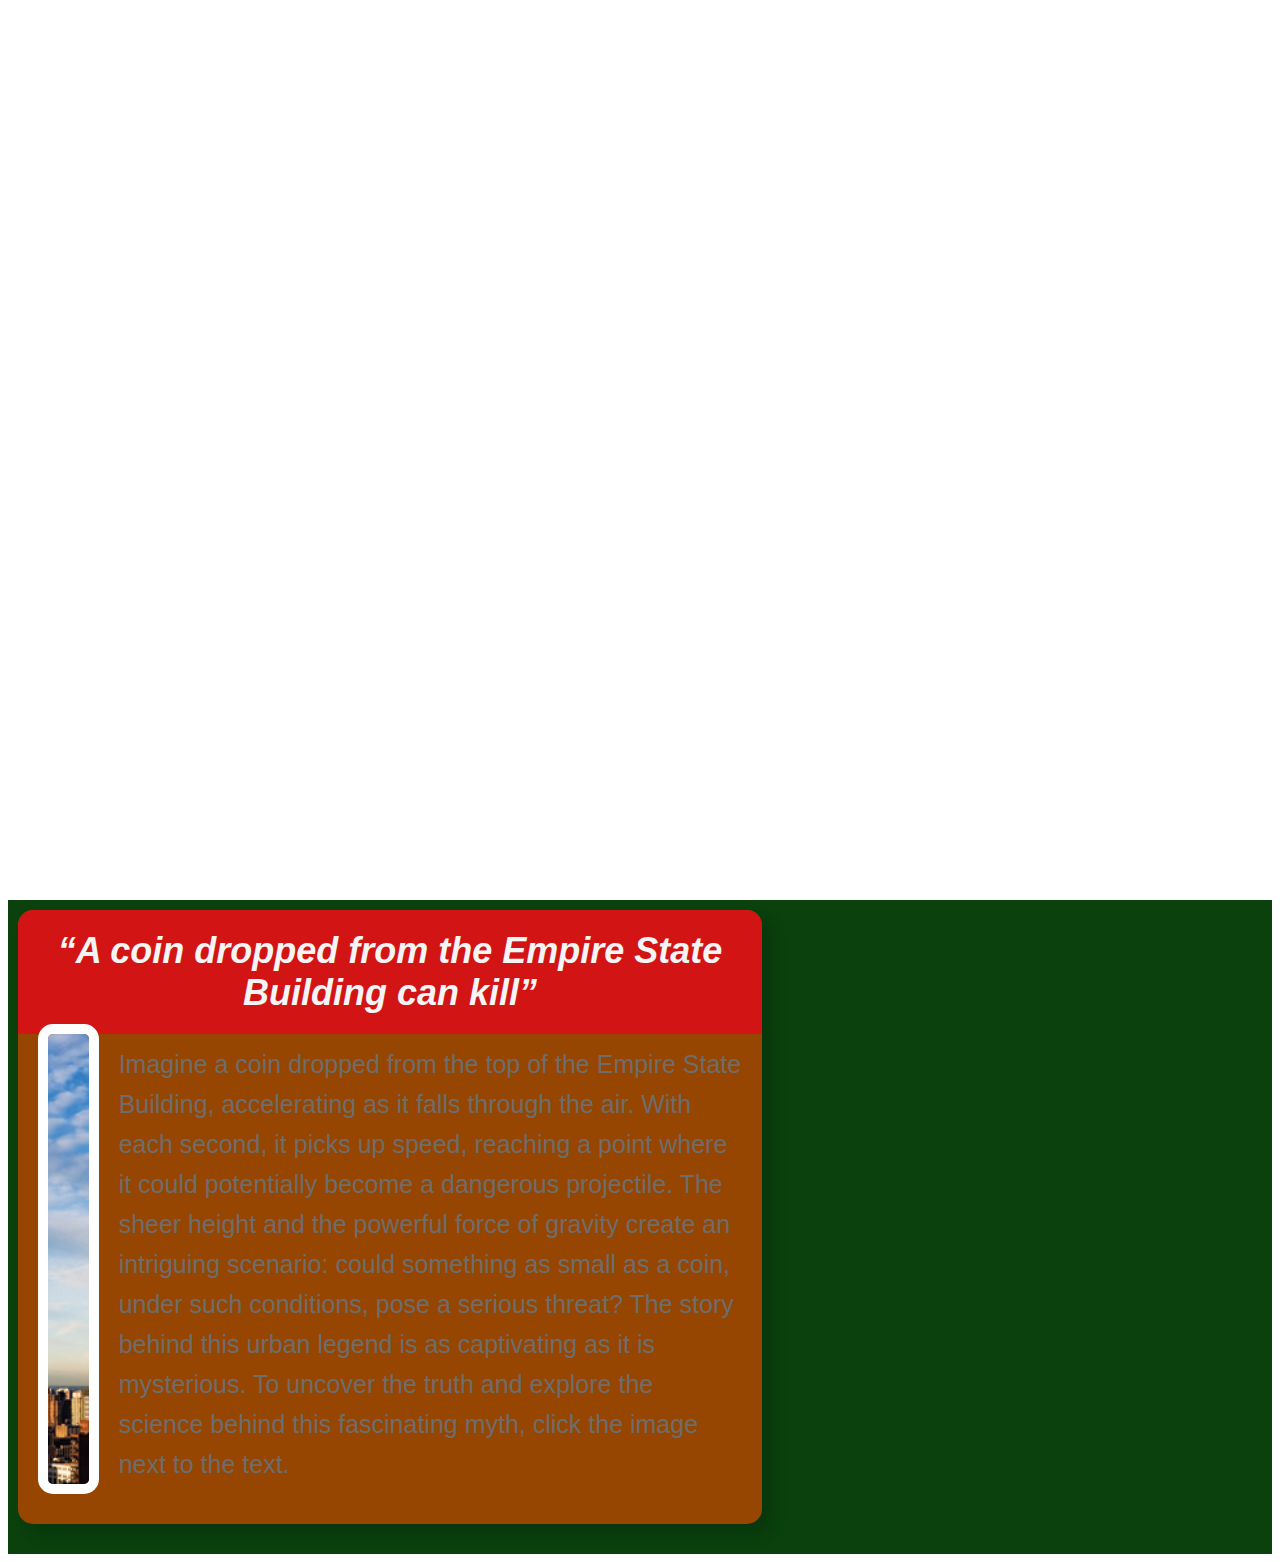
<file: Help - Copy.html>
<!DOCTYPE html>
<html lang="en">
<head>
    <meta charset="UTF-8">
    <meta name="viewport" content="width=device-width, initial-scale=1.0">
    <title>MythBusters</title>
    <style>
        body {
            margin-top: 900px;
            font-family: Arial, sans-serif;
        }

        .container {
            display: flex;
            justify-content: center;
            padding: 10px 10px 30px 10px;
            background-color: #0a410d;
            margin-top: 0;
        }

        .box-container {
            display: flex;
            flex-direction: column;
            width: 1200px; /* Adjust the width as needed */
            background-color: #964600; /* Light orange color */
            border-radius: 15px;
            overflow: hidden;
            box-shadow: 0px 0px 10px rgba(0, 0, 0, 0.2);
            padding: 20px;
            margin-right: 500px; /* Shift the box to the right */
            box-shadow: 10px 10px 15px rgba(0, 0, 0, 0.164);
            transition: box-shadow 0.13s ease;
        }

        .box-container:hover {
            box-shadow: 10px 10px 15px rgba(0, 0, 0, 0.3);
        }

        .title-container {
            font-family: 'Lato', sans-serif;
            background-color:  #d31414; /* Dark orange color */
            padding: 20px;
            border-radius: 15px 15px 0 0; /* Rounded top corners */
            color: #F5F5F5;
            text-align: center;
            font-size: 36px;
            font-weight: bold;
            font-style: italic;
            margin: -20px -20px -20px -20px; /* Adjust to fit inside the box */
        }

        .content-container {
            display: flex;
            gap: 20px;
        }

        .image-container {
            position: relative;
            height: 450px;
            width: 400px;
            cursor: pointer;
            transition: transform 0.3s ease;
            margin-bottom: 20px;
            margin-right: 20px;
            margin-top: 10px;
        }

        .image {
            position: relative;
            height: 100%;
            width: 100%;
            border: 10px solid #fff;
            border-radius: 15px;
            overflow: hidden;
            margin-bottom: 20px; /* Gap below the image */
        }

        .image img {
            height: 100%;
            width: 100%;
            object-fit: cover;
            transition: transform 0.3s ease, opacity 0.3s ease;
        }

        .image:hover img {
            transform: scale(1.1);
            opacity: 0.9;
        }

        .text-container {
            max-width: 700px;
            font-family: Arial, sans-serif;
            margin-top: 10px;
        }

        .text-container .myth-1 {
            font-size: 25px;
            line-height: 1.6;
            margin-bottom: 20px; /* Gap between the image and text */
            color: #6D6D6D;
            font-family: 'Raleway', sans-serif;
            margin-top: 20px;
        }

        .popup {
            display: none;
            position: fixed;
            top: 0;
            left: 0;
            width: 100%;
            height: 100%;
            background: rgba(0, 0, 0, 0.7);
            justify-content: center;
            align-items: center;
            
        }

        .popup-content {
            background-color: #f2e9e1b4;
            padding: 20px;
            border-radius: 10px;
            width: 700px;
            height: 900px;
            overflow: auto;
            position: relative;
            font-size: 20px;
            line-height: 1.6;
            margin-bottom: 20px; /* Gap between the image and text */
            color: #535353;
            font-family: 'Raleway', sans-serif;
            margin-top: 20px;
        }

        /* Custom scrollbar styles */
        .popup-content::-webkit-scrollbar {
            width: 0; /* Hide scrollbar */
        }

        .popup-content {
            -ms-overflow-style: none; /* Hide scrollbar in IE and Edge */
            scrollbar-width: none; /* Hide scrollbar in Firefox */
        }

        .popup img {
            width: 100%;
            height: auto;
            margin: 50px 0px 20px 0px;
        }

        .popup .popup-text {
            font-size: 18px; /* Adjust font size as needed */
            color: rgb(60, 60, 60); /* Different color for popup text */
            line-height: 1.6;
        }

        .popup-close {
            position: absolute;
            top: 10px;
            right: 10px;
            font-size: 20px;
            cursor: pointer;
            color: #333;
        }

        
    </style>
</head>
<body>

    <div class="container">
        <div class="box-container">
            <div class="title-container">
                “A coin dropped from the Empire State Building can kill”
            </div>
            <div class="content-container">
                <div class="image-container" id="popupImage">
                    <div class="image">
                        <img src="empire.jpg" alt="">
                    </div>
                </div>
                <div class="text-container">
                    <p class="myth-1">
                        Imagine a coin dropped from the top of the Empire State Building, accelerating as it falls through the air. With each second, it picks up speed, reaching a point where it could potentially become a dangerous projectile. The sheer height and the powerful force of gravity create an intriguing scenario: could something as small as a coin, under such conditions, pose a serious threat? The story behind this urban legend is as captivating as it is mysterious. To uncover the truth and explore the science behind this fascinating myth, click the image next to the text.
                    </p>
                </div>
            </div>
        </div>
    </div>

    <!-- Popup window -->
    <div class="popup" id="popupWindow">
        <div class="popup-content">
            <span class="popup-close" id="closePopup">&times;</span>
            <p class="title-container">
              “A coin dropped from the Empire State Building can kill”
            </p>
            <img src="empire.jpg" alt="">
            <p class="popup-text">
                <p>When construction of the Empire State Building in New York City ended in 1931, a popular legend emerged. If a visitor to the top floor, 381 m above the ground, dropped a coin, it would reach the speed of a bullet before hitting the ground &#8722; which could kill an unfortunate pedestrian. But simple physics comes to the rescue of New Yorkers.</p>

                <p>A coin is flat and circular, and the shape means that air resistance will quickly equal gravity. When it does, the coin cannot fall any faster, and after only 15 m, the coin will reach its top speed of about 40 km/h. At this speed, the coin will still hurt and maybe even injure if it hits, but it&rsquo;s unlikely to kill. Also, this speed is difficult to calculate and depends on the weather and the coin&rsquo;s rotation as it falls through the air. According to some estimates, a coin would be able to reach a speed of 100 km/h, but still be harmless.</p>
                
                <p>Bullets are shot off at a speed of more than 1,000 km/h. Several people have tested the myth in practice. One of them is physicist Louis Bloomfield from the University of Virginia, who sent coins up and down wind tunnels with helium balloons to model the fall from a skyscraper and subsequently had the coins hit his forehead. The impact was felt, but he says it didn&rsquo;t even hurt.</p>
                
                <p>The Discovery Channel MythBusters TV series tested the myth in 2003. Coins were shot off at a speed of more than 100 km/h, and it was concluded that a falling coin can probably only cause harm, if it hits you in the eye. However, nails and pens should not be thrown from tall buildings, as they can cut through the air like arrows. While air molecules are constantly hitting a coin on its way down, they will glance off a pointed, thin object. A pen can reach a speed of more than 300 km/h, and when it strikes, it deposits its energy in a very small point &#8722; small enough to pierce a skull.</p>
                
            </p>
        </div>
    </div>

    <script>
        // Get references to elements
        const image = document.getElementById('popupImage');
        const popupWindow = document.getElementById('popupWindow');
        const closePopup = document.getElementById('closePopup');

        // Show the popup when the image is clicked
        image.addEventListener('click', () => {
            popupWindow.style.display = 'flex';
        });

        // Hide the popup when the close button is clicked
        closePopup.addEventListener('click', () => {
            popupWindow.style.display = 'none';
        });

        // Hide the popup when clicking outside of the popup content
        window.addEventListener('click', (event) => {
            if (event.target === popupWindow) {
                popupWindow.style.display = 'none';
            }
        });
    </script>
</body>
</html>
</file>
